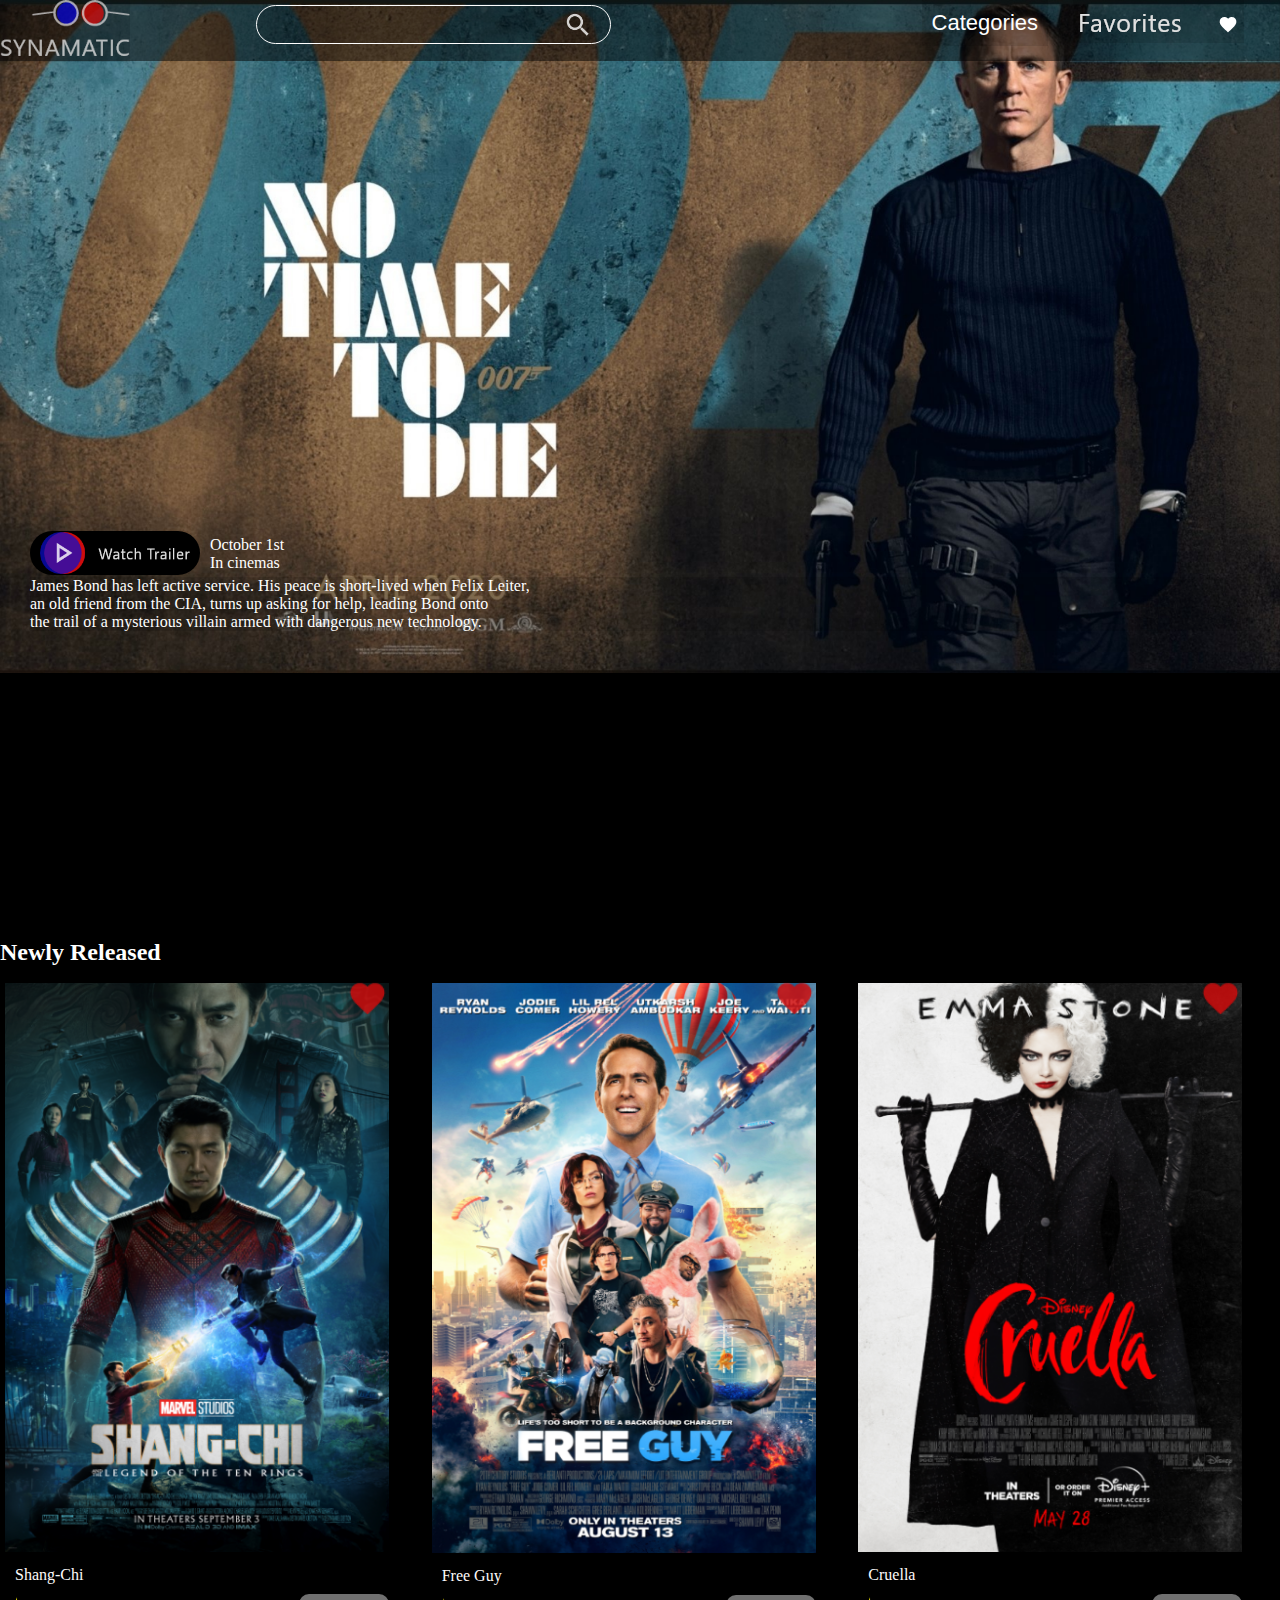
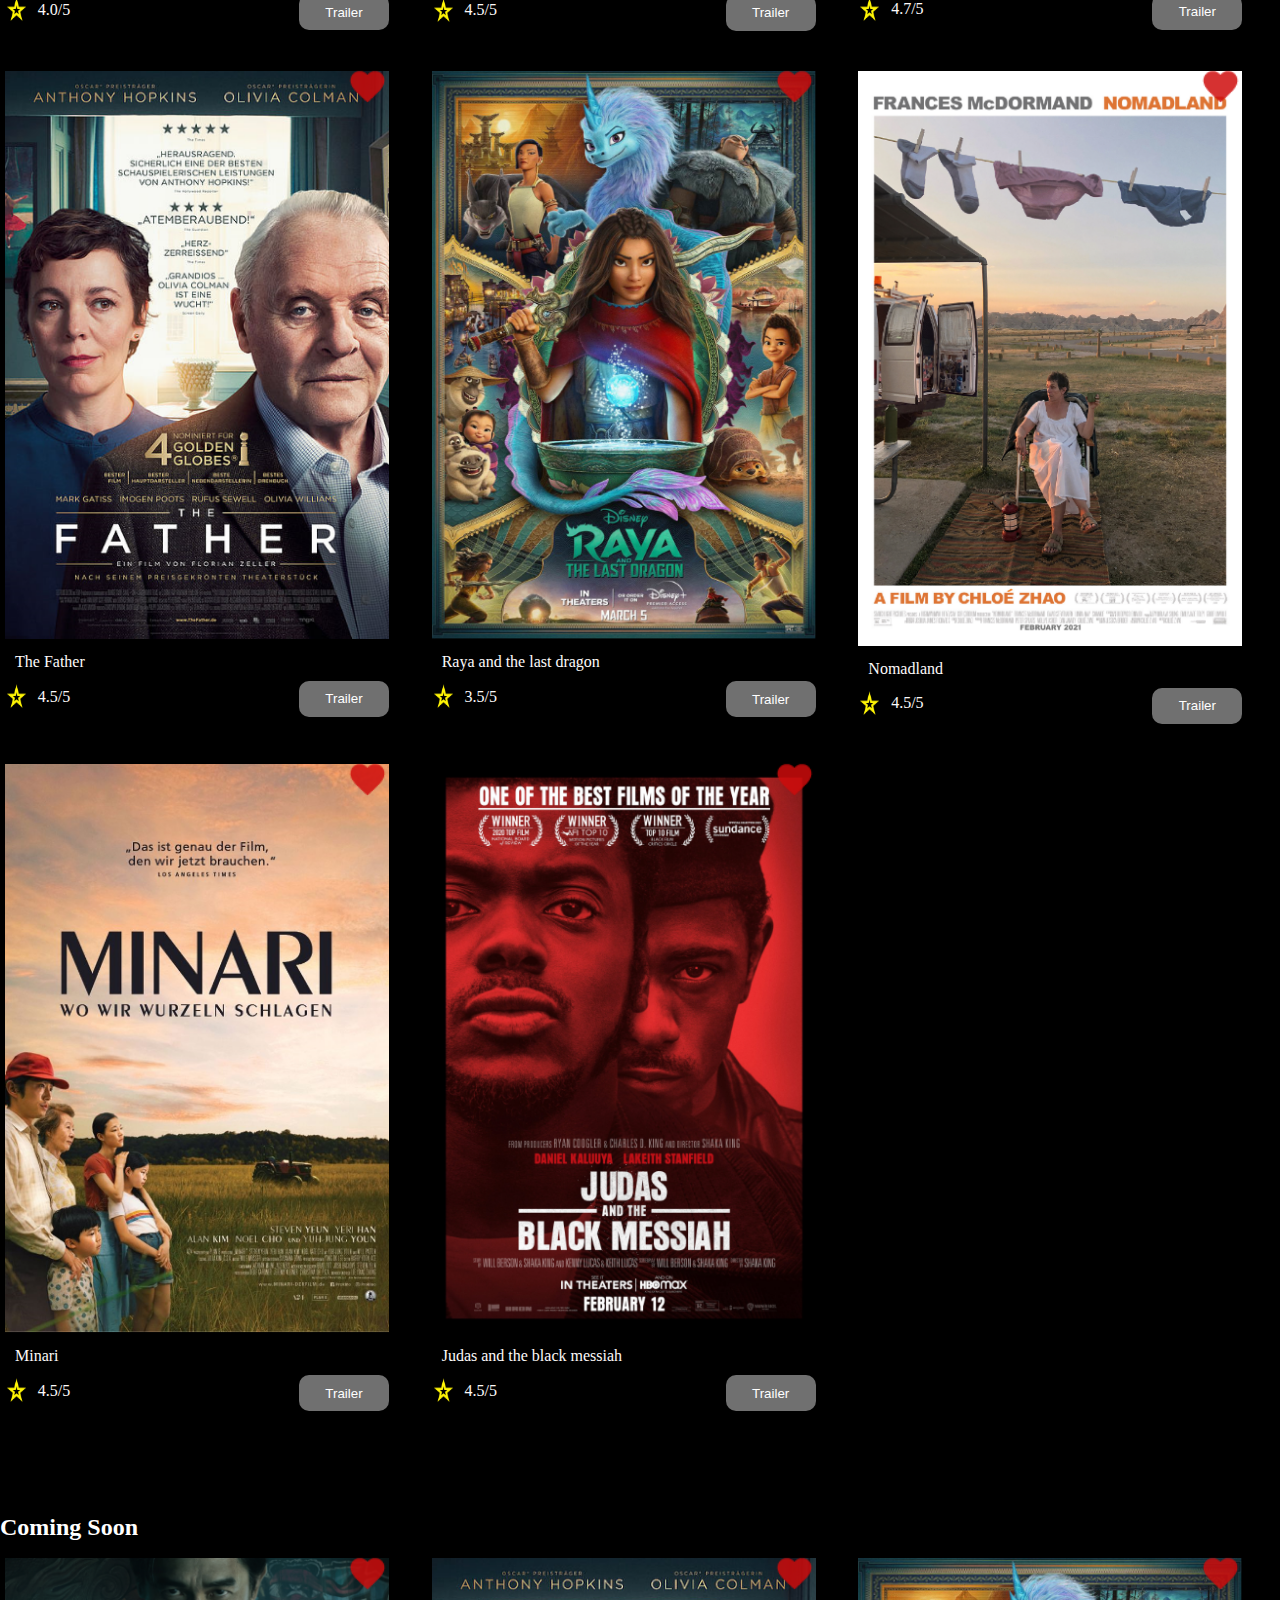
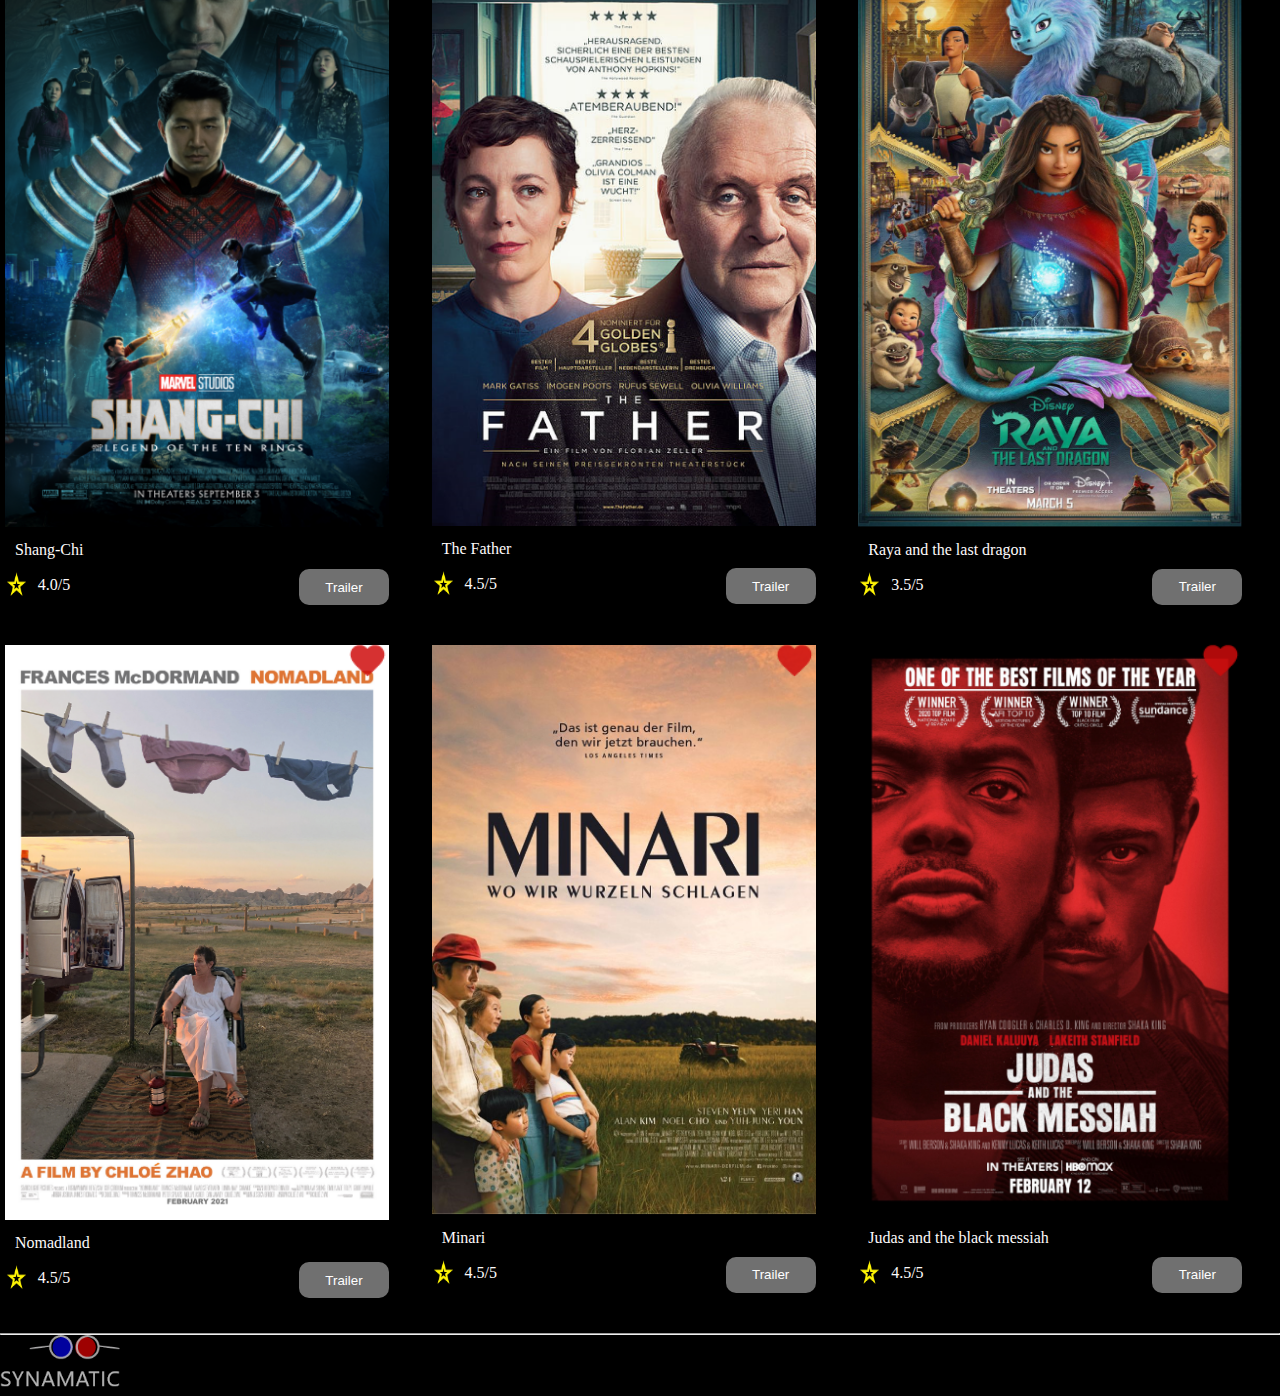
<file: html/index.html>
<!DOCTYPE html>
<html lang="en">

<head>
    <meta charset="UTF-8">
    <meta http-equiv="X-UA-Compatible" content="IE=edge">
    <link rel="stylesheet" href="style.css">
    <meta name="viewport" content="width=device-width, initial-scale=1.0">
    <title>Home-Page</title>
</head>

<body>
    <header>
        <nav>
            <div class="header">
                <img class="dots" src="./images/3dots.png" alt="">
                <img class='Logo' src="./images/Logo.png" alt="Logo">
                <input class='searchBar' type="text">
                <img class='search-icon' src="/images/search-icon.png" alt="search-icon">

                <button class="category">Categories</button>
                <img class='favorites-logo' src="./images/favorites-logo.png" alt="favorites-logo">
            </div>
        </nav>
    </header>
    <img class='background-image' src="./images/background.png" alt="background-image">
    <img class='mobile-background' src="./images/mobile-background.png" alt="background-image">



    <img class='Watch-trailer' src="./images/Watch-trailer.png" alt="Watch-trailer">
    <p class='date'>October 1st <br>
        In cinemas </p>
    <p class='James-bond'>James Bond has left active service. His peace is short-lived when Felix Leiter, <br>
        an old friend from the CIA, turns up asking for help, leading Bond onto <br>
        the trail of a mysterious villain armed with dangerous new technology.
    </p>

    <h2 class='new'>Newly Released</h2>
    <div class="images">
        <ul class=“menu”>
            <li class="option">
                <img class="images-size" src="./images/movie1.png" alt="“”" />
                <p class="heading">Shang-Chi</p>
                <img class="heart" src="./images/favorite-heart.png" alt="">

                <div class="last">
                    <img class="star" src='./images//ratings-star.png' alt="">
                    <p class="rating">4.0/5</p>
                    <button class="btn">Trailer</span></button>
                </div>
            </li>

            <li class="option">
                <img class="images-size" src="./images/movie2.png" alt="“”" />
                <p class="heading">Free Guy</p>
                <img class="heart" src="./images/favorite-heart.png" alt="">

                <div class="last">
                    <img class="star" src='./images//ratings-star.png' alt="">
                    <p class="rating">4.5/5</p>
                    <button class="btn">Trailer</span></button>
                </div>
            </li>

            <li class="option">
                <img class="images-size" src="./images/movie3.png" alt="“”" />
                <p class="heading">Cruella</p>
                <img class="heart" src="./images/favorite-heart.png" alt="">

                <div class="last">
                    <img class="star" src='./images//ratings-star.png' alt="">
                    <p class="rating">4.7/5</p>
                    <button class="btn">Trailer</span></button>
                </div>
            </li>


            <li class="option">
                <img class="images-size" src="./images/movie4.png" alt="“”" />
                <p class="heading">The Father</p>
                <img class="heart" src="./images/favorite-heart.png" alt="">

                <div class="last">
                    <img class="star" src='./images//ratings-star.png' alt="">
                    <p class="rating">4.5/5</p>
                    <button class="btn">Trailer</span></button>
                </div>
            </li>

            <li class="option">
                <img class="images-size" src="./images/movie5.png" alt="“”" />
                <p class="heading">Raya and the last dragon</p>
                <img class="heart" src="./images/favorite-heart.png" alt="">

                <div class="last">
                    <img class="star" src='./images//ratings-star.png' alt="">
                    <p class="rating">3.5/5</p>
                    <button class="btn">Trailer</span></button>
                </div>
            </li>

            <li class="option">
                <img class="images-size" src="./images/movie6.png" alt="“”" />
                <p class="heading">Nomadland</p>
                <img class="heart" src="./images/favorite-heart.png" alt="">

                <div class="last">
                    <img class="star" src='./images//ratings-star.png' alt="">
                    <p class="rating">4.5/5</p>
                    <button class="btn">Trailer</span></button>
                </div>
            </li>

            <li class="option">
                <img class="images-size" src="./images/movie7.png" alt="“”" />
                <p class="heading">Minari</p>
                <img class="heart" src="./images/favorite-heart.png" alt="">

                <div class="last">
                    <img class="star" src='./images//ratings-star.png' alt="">
                    <p class="rating">4.5/5</p>
                    <button class="btn">Trailer</span></button>
                </div>
            </li>
            <li class="option">
                <img class="images-size" src="./images/movie8.png" alt="“”" />
                <p class="heading">Judas and the black messiah</p>
                <img class="heart" src="./images/favorite-heart.png" alt="">

                <div class="last">
                    <img class="star" src='./images//ratings-star.png' alt="">
                    <p class="rating">4.5/5</p>
                    <button class="btn">Trailer</span></button>
                </div>
            </li>
        </ul>
    </div>

    <h2 class='new'>Coming Soon</h2>

    <div class="images">
        <ul class=“menu”>
            <li class="option">
                <img class="images-size" src="./images/movie1.png" alt="“”" />
                <p class="heading">Shang-Chi</p>
                <img class="heart" src="./images/favorite-heart.png" alt="">

                <div class="last">
                    <img class="star" src='./images//ratings-star.png' alt="">
                    <p class="rating">4.0/5</p>
                    <button class="btn">Trailer</span></button>
                </div>
            </li>

            <li class="option">
                <img class="images-size" src="./images/movie4.png" alt="“”" />
                <p class="heading">The Father</p>
                <img class="heart" src="./images/favorite-heart.png" alt="">

                <div class="last">
                    <img class="star" src='./images//ratings-star.png' alt="">
                    <p class="rating">4.5/5</p>
                    <button class="btn">Trailer</span></button>
                </div>
            </li>

            <li class="option">
                <img class="images-size" src="./images/movie5.png" alt="“”" />
                <p class="heading">Raya and the last dragon</p>
                <img class="heart" src="./images/favorite-heart.png" alt="">

                <div class="last">
                    <img class="star" src='./images//ratings-star.png' alt="">
                    <p class="rating">3.5/5</p>
                    <button class="btn">Trailer</span></button>
                </div>
            </li>

            <li class="option">
                <img class="images-size" src="./images/movie6.png" alt="“”" />
                <p class="heading">Nomadland</p>
                <img class="heart" src="./images/favorite-heart.png" alt="">

                <div class="last">
                    <img class="star" src='./images//ratings-star.png' alt="">
                    <p class="rating">4.5/5</p>
                    <button class="btn">Trailer</span></button>
                </div>
            </li>

            <li class="option">
                <img class="images-size" src="./images/movie7.png" alt="“”" />
                <p class="heading">Minari</p>
                <img class="heart" src="./images/favorite-heart.png" alt="">

                <div class="last">
                    <img class="star" src='./images//ratings-star.png' alt="">
                    <p class="rating">4.5/5</p>
                    <button class="btn">Trailer</span></button>
                </div>
            </li>
            <li class="option">
                <img class="images-size" src="./images/movie8.png" alt="“”" />
                <p class="heading">Judas and the black messiah</p>
                <img class="heart" src="./images/favorite-heart.png" alt="">

                <div class="last">
                    <img class="star" src='./images//ratings-star.png' alt="">
                    <p class="rating">4.5/5</p>
                    <button class="btn">Trailer</span></button>
                </div>
            </li>
        </ul>
    </div>
    <hr>
    <footer>
        <img class="footerLogo" src="./images/Logo.png" alt="">
    </footer>
</body>

</html>
</file>
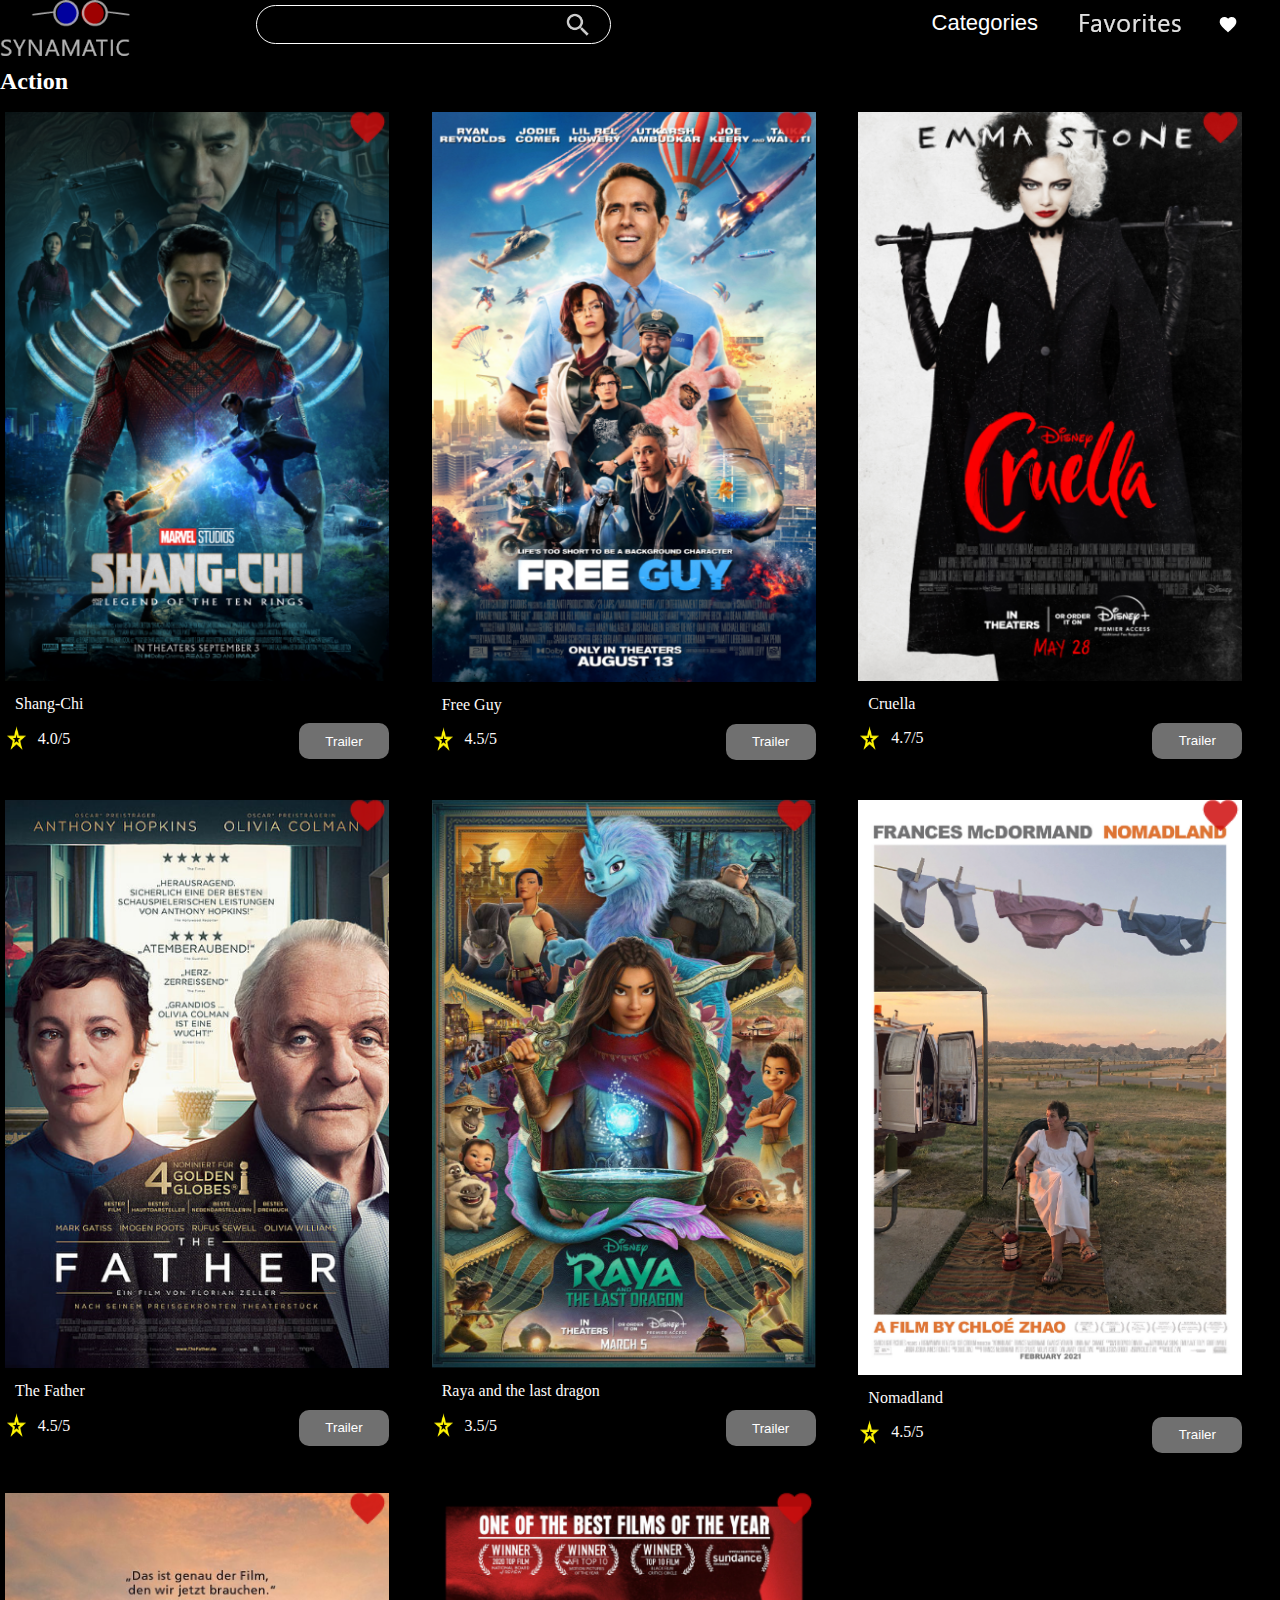
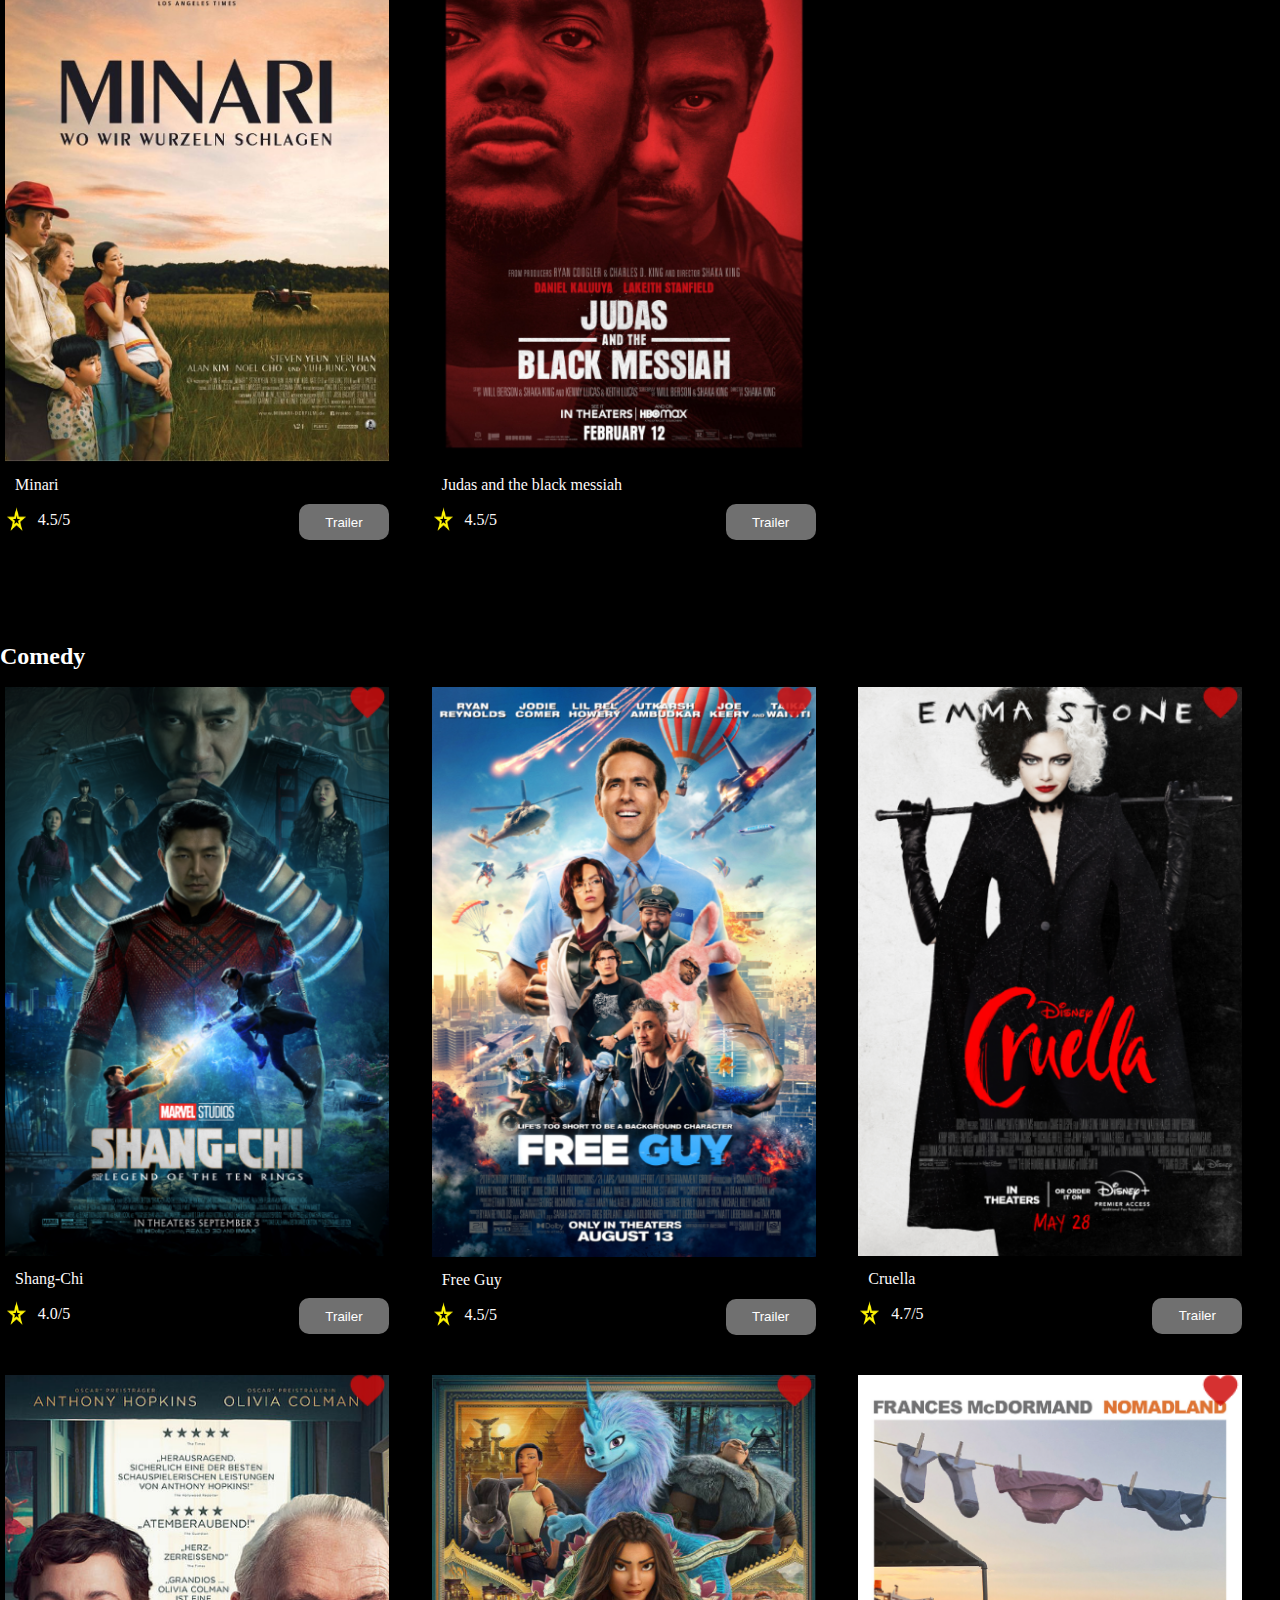
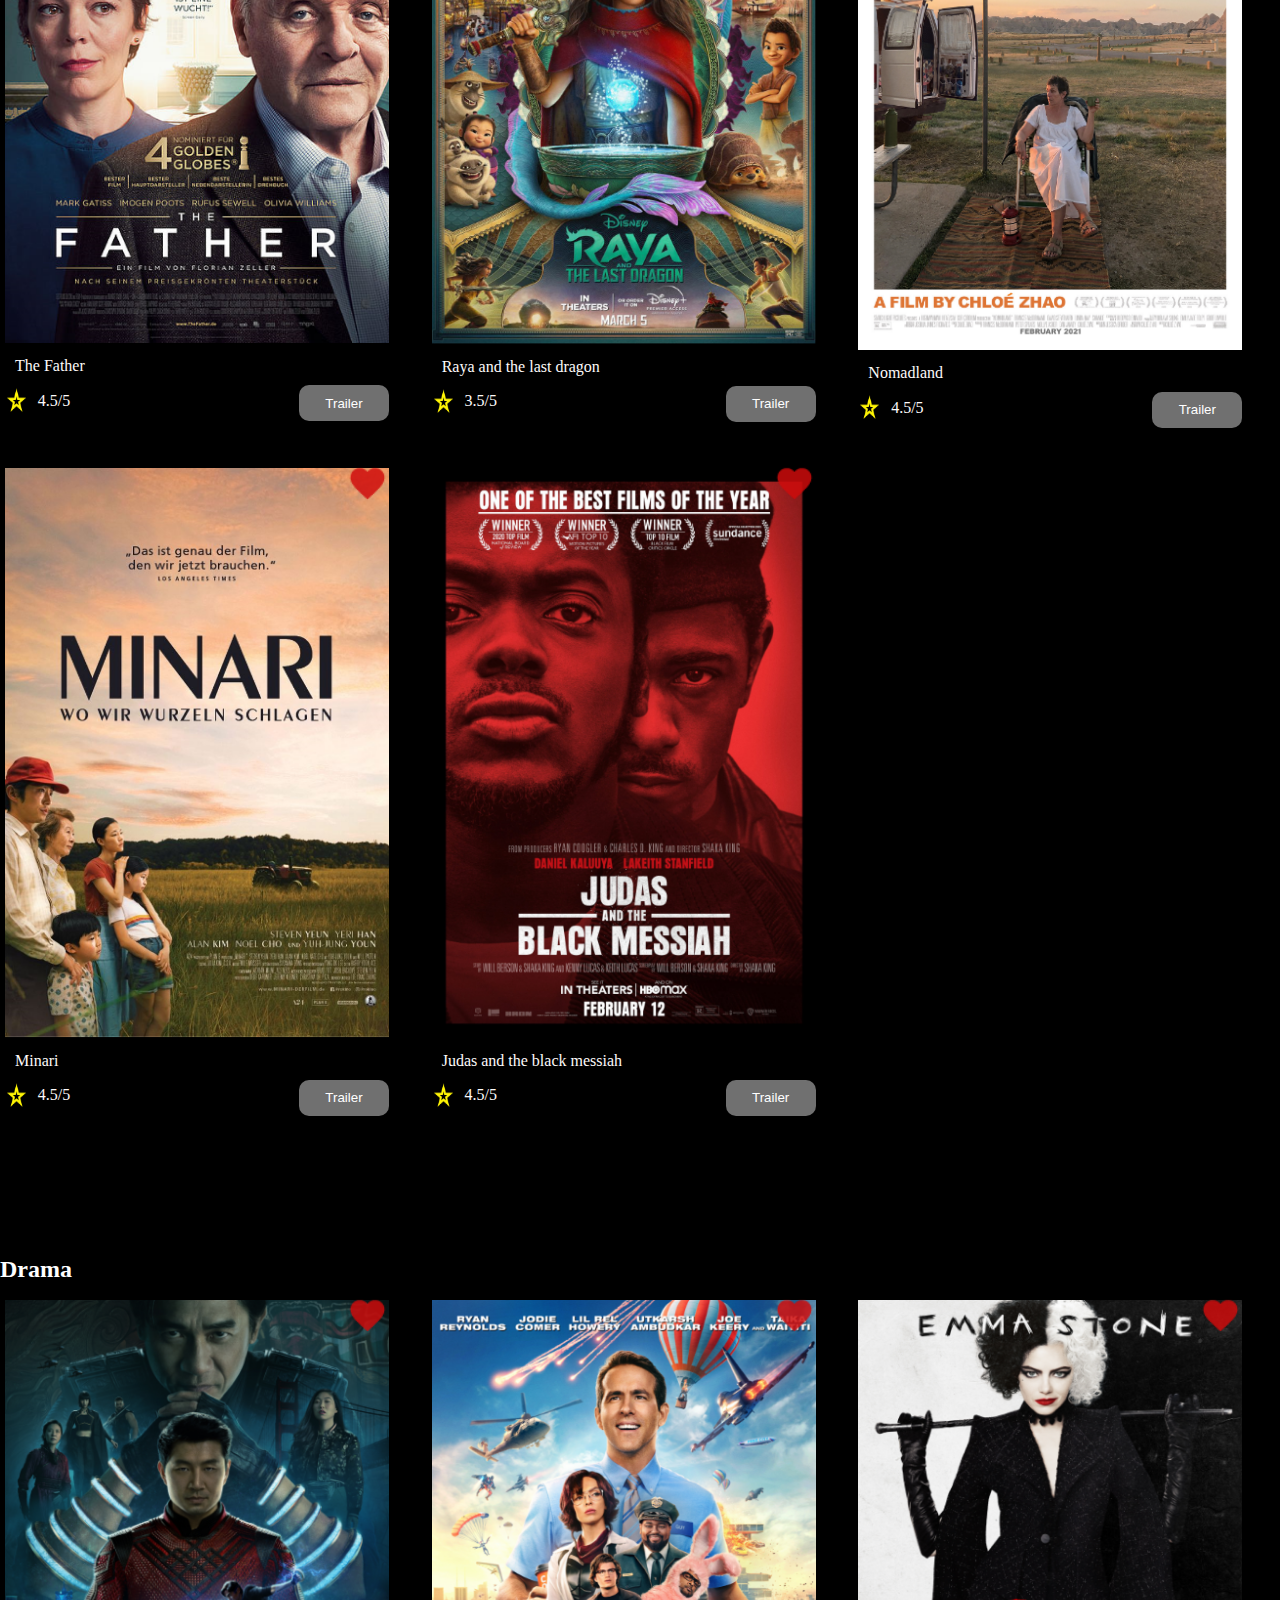
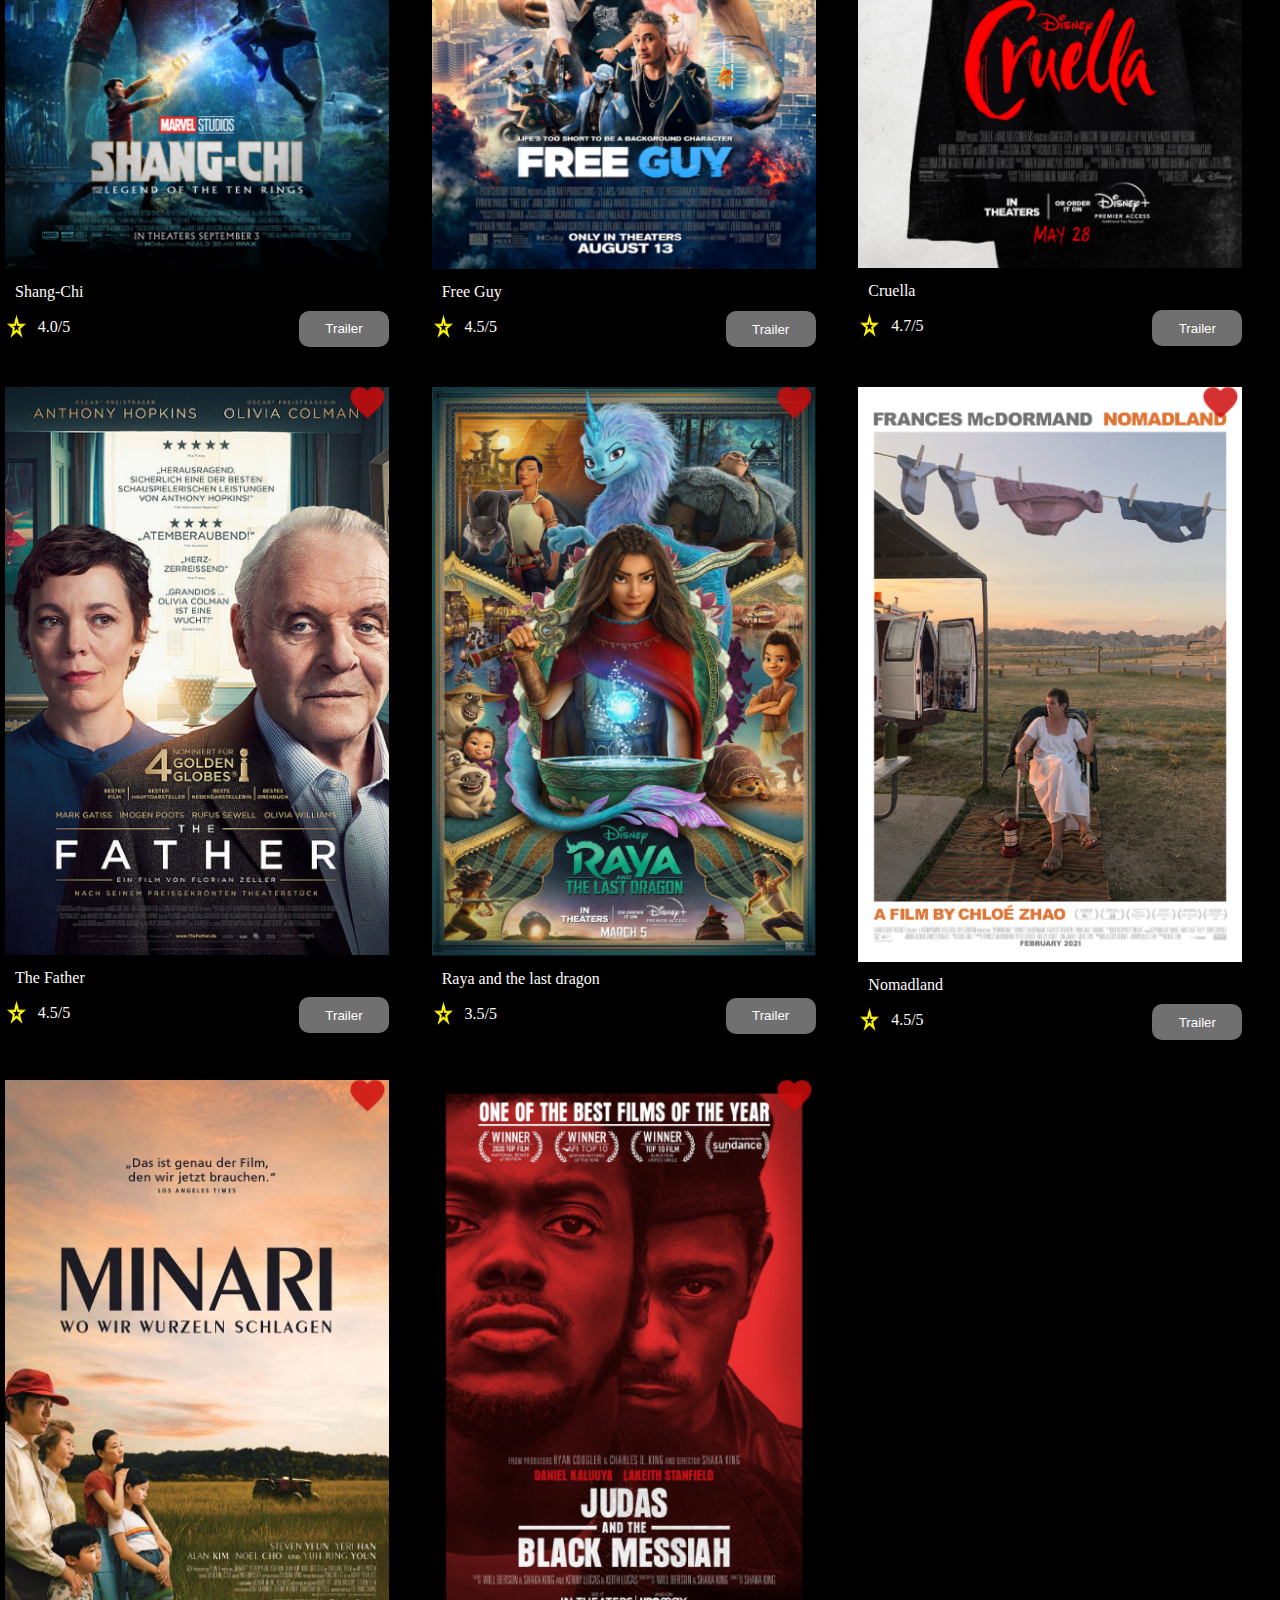
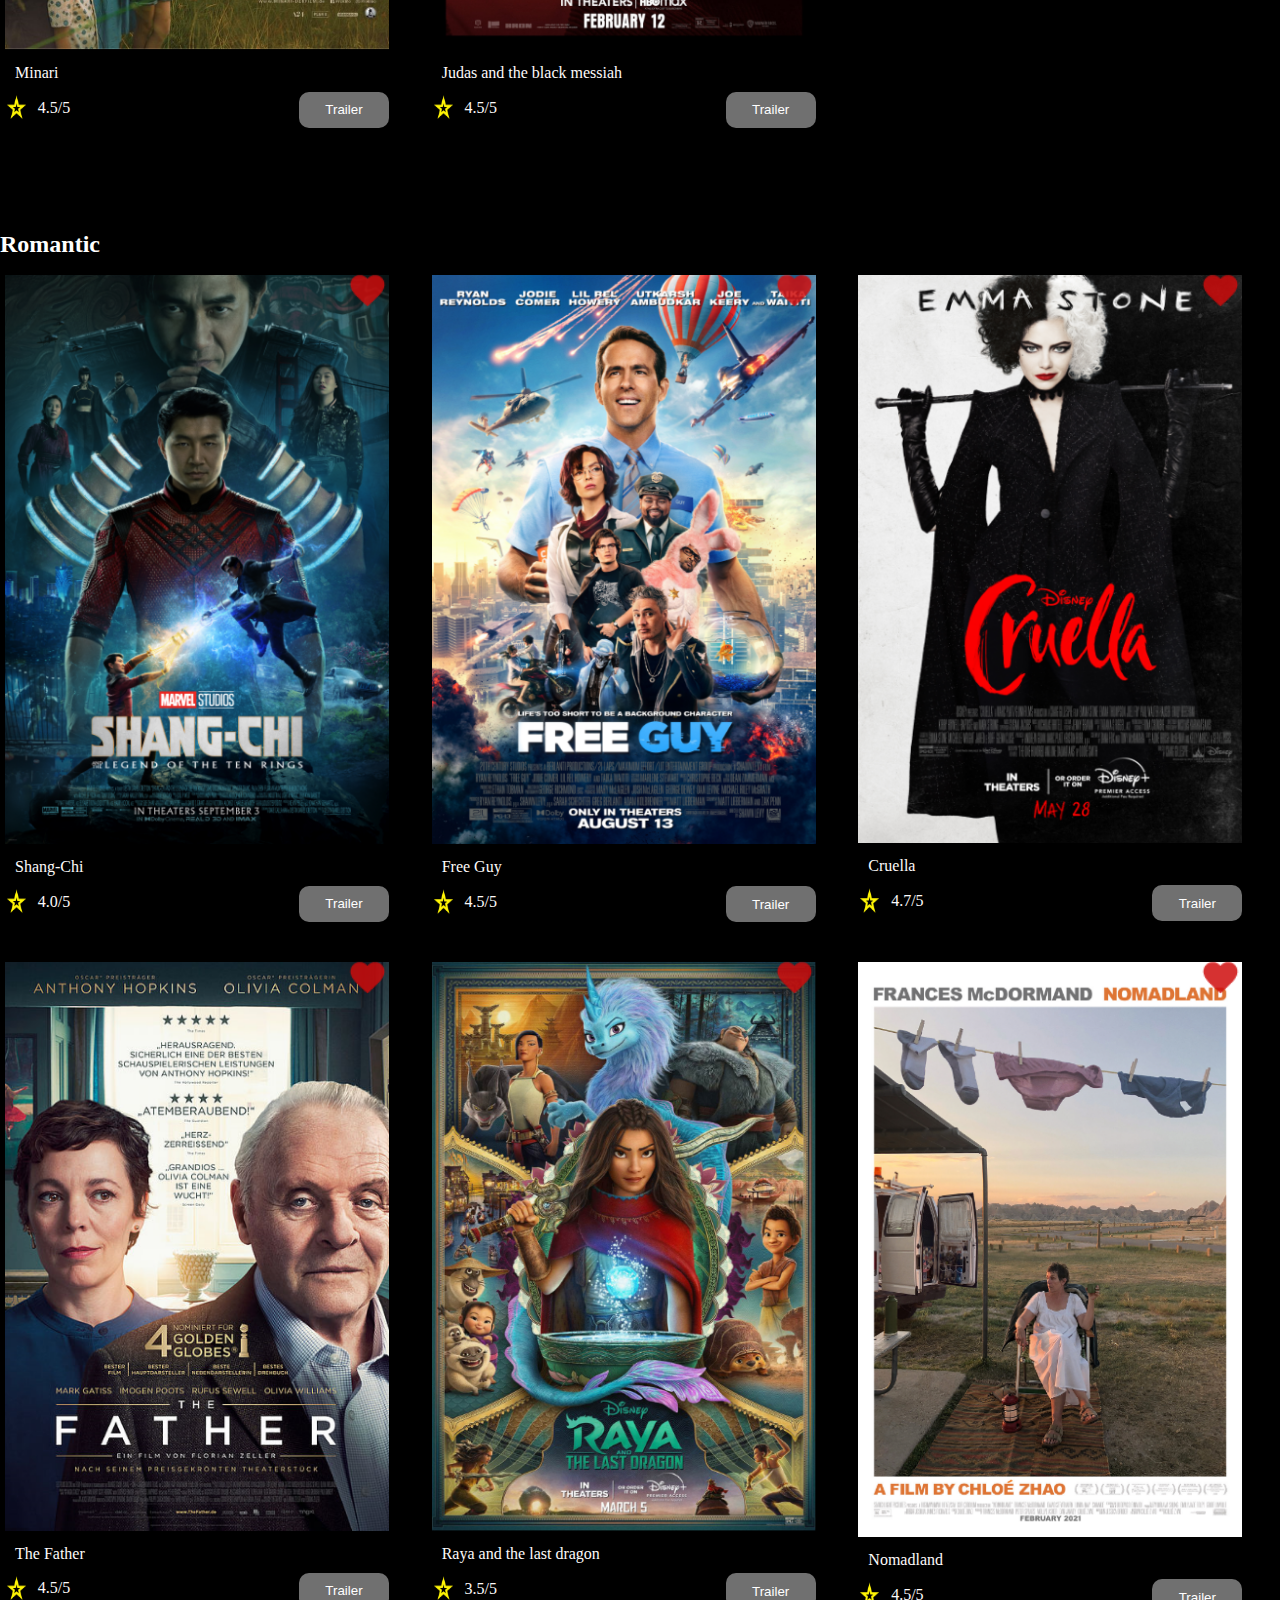
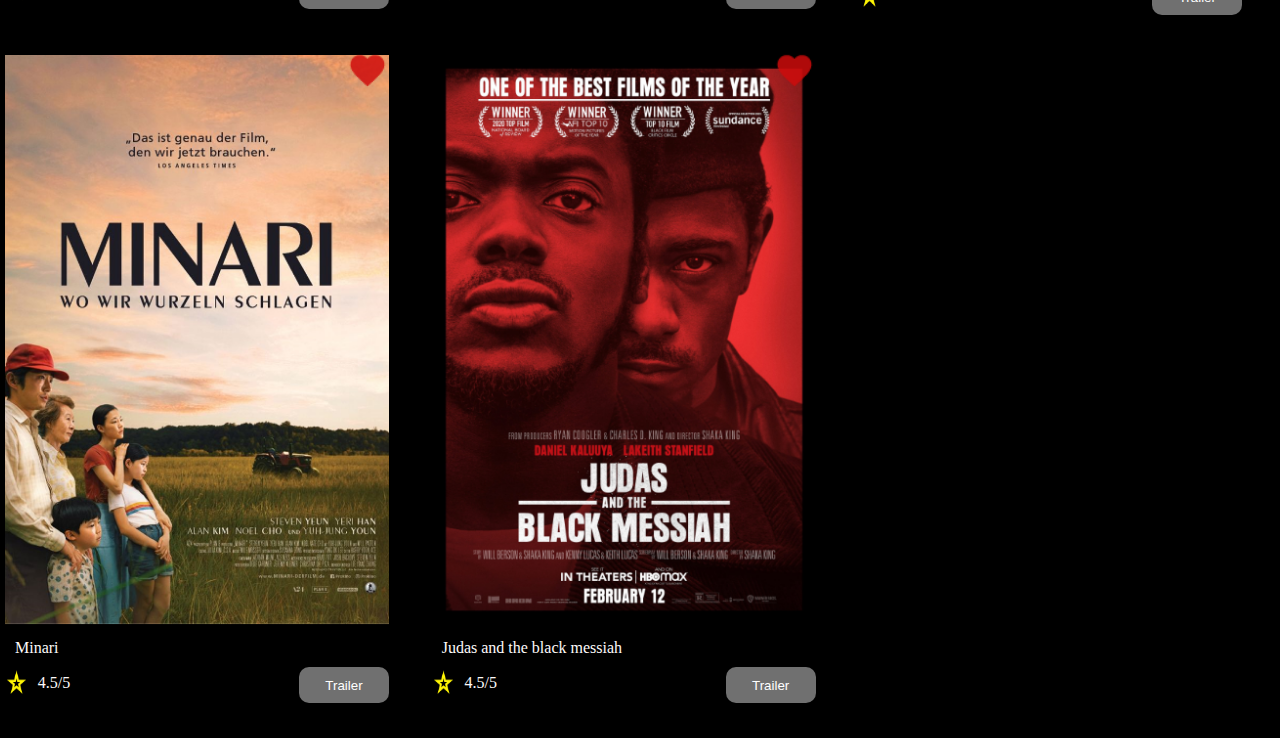
<file: html/categories.html>
<!DOCTYPE html>
<html lang="en">

<head>
    <meta charset="UTF-8">
    <meta http-equiv="X-UA-Compatible" content="IE=edge">
    <meta name="viewport" content="width=device-width, initial-scale=1.0">
    <link rel="stylesheet" href="style.css">
    <title>Categories</title>



</head>

<body>
    <header class='Categories'>
        <nav>
            <div class="header">
                <img class='Logo' src="./images/Logo.png" alt="Logo">
                <input class='searchBar' type="text">
                <img class='search-icon' src="/images/search-icon.png" alt="search-icon">

                <button class="category">Categories</button>
                <img class='favorites-logo' src="./images/favorites-logo.png" alt="favorites-logo">
            </div>
        </nav>
    </header>
    <section>
        <h2 class='new'>Action</h2>
        <div class="images">
            <ul class=“menu”>
                <li class="option">
                    <img class="images-size" src="./images/movie1.png" alt="“”" />
                    <p class="heading">Shang-Chi</p>
                    <img class="heart" src="./images/favorite-heart.png" alt="">

                    <div class="last">
                        <img class="star" src='./images//ratings-star.png' alt="">
                        <p class="rating">4.0/5</p>
                        <button class="btn">Trailer</span></button>
                    </div>
                </li>

                <li class="option">
                    <img class="images-size" src="./images/movie2.png" alt="“”" />
                    <p class="heading">Free Guy</p>
                    <img class="heart" src="./images/favorite-heart.png" alt="">

                    <div class="last">
                        <img class="star" src='./images//ratings-star.png' alt="">
                        <p class="rating">4.5/5</p>
                        <button class="btn">Trailer</span></button>
                    </div>
                </li>

                <li class="option">
                    <img class="images-size" src="./images/movie3.png" alt="“”" />
                    <p class="heading">Cruella</p>
                    <img class="heart" src="./images/favorite-heart.png" alt="">

                    <div class="last">
                        <img class="star" src='./images//ratings-star.png' alt="">
                        <p class="rating">4.7/5</p>
                        <button class="btn">Trailer</span></button>
                    </div>
                </li>


                <li class="option">
                    <img class="images-size" src="./images/movie4.png" alt="“”" />
                    <p class="heading">The Father</p>
                    <img class="heart" src="./images/favorite-heart.png" alt="">

                    <div class="last">
                        <img class="star" src='./images//ratings-star.png' alt="">
                        <p class="rating">4.5/5</p>
                        <button class="btn">Trailer</span></button>
                    </div>
                </li>

                <li class="option">
                    <img class="images-size" src="./images/movie5.png" alt="“”" />
                    <p class="heading">Raya and the last dragon</p>
                    <img class="heart" src="./images/favorite-heart.png" alt="">

                    <div class="last">
                        <img class="star" src='./images//ratings-star.png' alt="">
                        <p class="rating">3.5/5</p>
                        <button class="btn">Trailer</span></button>
                    </div>
                </li>

                <li class="option">
                    <img class="images-size" src="./images/movie6.png" alt="“”" />
                    <p class="heading">Nomadland</p>
                    <img class="heart" src="./images/favorite-heart.png" alt="">

                    <div class="last">
                        <img class="star" src='./images//ratings-star.png' alt="">
                        <p class="rating">4.5/5</p>
                        <button class="btn">Trailer</span></button>
                    </div>
                </li>

                <li class="option">
                    <img class="images-size" src="./images/movie7.png" alt="“”" />
                    <p class="heading">Minari</p>
                    <img class="heart" src="./images/favorite-heart.png" alt="">

                    <div class="last">
                        <img class="star" src='./images//ratings-star.png' alt="">
                        <p class="rating">4.5/5</p>
                        <button class="btn">Trailer</span></button>
                    </div>
                </li>
                <li class="option">
                    <img class="images-size" src="./images/movie8.png" alt="“”" />
                    <p class="heading">Judas and the black messiah</p>
                    <img class="heart" src="./images/favorite-heart.png" alt="">

                    <div class="last">
                        <img class="star" src='./images//ratings-star.png' alt="">
                        <p class="rating">4.5/5</p>
                        <button class="btn">Trailer</span></button>
                    </div>
                </li>
            </ul>
        </div>
        <div>



            <h2 class='new'>Comedy</h2>
            <div class="images">
                <ul class=“menu”>
                    <li class="option">
                        <img class="images-size" src="./images/movie1.png" alt="“”" />
                        <p class="heading">Shang-Chi</p>
                        <img class="heart" src="./images/favorite-heart.png" alt="">

                        <div class="last">
                            <img class="star" src='./images//ratings-star.png' alt="">
                            <p class="rating">4.0/5</p>
                            <button class="btn">Trailer</span></button>
                        </div>
                    </li>

                    <li class="option">
                        <img class="images-size" src="./images/movie2.png" alt="“”" />
                        <p class="heading">Free Guy</p>
                        <img class="heart" src="./images/favorite-heart.png" alt="">

                        <div class="last">
                            <img class="star" src='./images//ratings-star.png' alt="">
                            <p class="rating">4.5/5</p>
                            <button class="btn">Trailer</span></button>
                        </div>
                    </li>

                    <li class="option">
                        <img class="images-size" src="./images/movie3.png" alt="“”" />
                        <p class="heading">Cruella</p>
                        <img class="heart" src="./images/favorite-heart.png" alt="">

                        <div class="last">
                            <img class="star" src='./images//ratings-star.png' alt="">
                            <p class="rating">4.7/5</p>
                            <button class="btn">Trailer</span></button>
                        </div>
                    </li>


                    <li class="option">
                        <img class="images-size" src="./images/movie4.png" alt="“”" />
                        <p class="heading">The Father</p>
                        <img class="heart" src="./images/favorite-heart.png" alt="">

                        <div class="last">
                            <img class="star" src='./images//ratings-star.png' alt="">
                            <p class="rating">4.5/5</p>
                            <button class="btn">Trailer</span></button>
                        </div>
                    </li>

                    <li class="option">
                        <img class="images-size" src="./images/movie5.png" alt="“”" />
                        <p class="heading">Raya and the last dragon</p>
                        <img class="heart" src="./images/favorite-heart.png" alt="">

                        <div class="last">
                            <img class="star" src='./images//ratings-star.png' alt="">
                            <p class="rating">3.5/5</p>
                            <button class="btn">Trailer</span></button>
                        </div>
                    </li>

                    <li class="option">
                        <img class="images-size" src="./images/movie6.png" alt="“”" />
                        <p class="heading">Nomadland</p>
                        <img class="heart" src="./images/favorite-heart.png" alt="">

                        <div class="last">
                            <img class="star" src='./images//ratings-star.png' alt="">
                            <p class="rating">4.5/5</p>
                            <button class="btn">Trailer</span></button>
                        </div>
                    </li>

                    <li class="option">
                        <img class="images-size" src="./images/movie7.png" alt="“”" />
                        <p class="heading">Minari</p>
                        <img class="heart" src="./images/favorite-heart.png" alt="">

                        <div class="last">
                            <img class="star" src='./images//ratings-star.png' alt="">
                            <p class="rating">4.5/5</p>
                            <button class="btn">Trailer</span></button>
                        </div>
                    </li>
                    <li class="option">
                        <img class="images-size" src="./images/movie8.png" alt="“”" />
                        <p class="heading">Judas and the black messiah</p>
                        <img class="heart" src="./images/favorite-heart.png" alt="">

                        <div class="last">
                            <img class="star" src='./images//ratings-star.png' alt="">
                            <p class="rating">4.5/5</p>
                            <button class="btn">Trailer</span></button>
                        </div>
                    </li>
                </ul>
            </div>
            <div>


                <h1>Action</h1>
                <div>

                    <h2 class='new'>Drama</h2>
                    <div class="images">
                        <ul class=“menu”>
                            <li class="option">
                                <img class="images-size" src="./images/movie1.png" alt="“”" />
                                <p class="heading">Shang-Chi</p>
                                <img class="heart" src="./images/favorite-heart.png" alt="">

                                <div class="last">
                                    <img class="star" src='./images//ratings-star.png' alt="">
                                    <p class="rating">4.0/5</p>
                                    <button class="btn">Trailer</span></button>
                                </div>
                            </li>

                            <li class="option">
                                <img class="images-size" src="./images/movie2.png" alt="“”" />
                                <p class="heading">Free Guy</p>
                                <img class="heart" src="./images/favorite-heart.png" alt="">

                                <div class="last">
                                    <img class="star" src='./images//ratings-star.png' alt="">
                                    <p class="rating">4.5/5</p>
                                    <button class="btn">Trailer</span></button>
                                </div>
                            </li>

                            <li class="option">
                                <img class="images-size" src="./images/movie3.png" alt="“”" />
                                <p class="heading">Cruella</p>
                                <img class="heart" src="./images/favorite-heart.png" alt="">

                                <div class="last">
                                    <img class="star" src='./images//ratings-star.png' alt="">
                                    <p class="rating">4.7/5</p>
                                    <button class="btn">Trailer</span></button>
                                </div>
                            </li>


                            <li class="option">
                                <img class="images-size" src="./images/movie4.png" alt="“”" />
                                <p class="heading">The Father</p>
                                <img class="heart" src="./images/favorite-heart.png" alt="">

                                <div class="last">
                                    <img class="star" src='./images//ratings-star.png' alt="">
                                    <p class="rating">4.5/5</p>
                                    <button class="btn">Trailer</span></button>
                                </div>
                            </li>

                            <li class="option">
                                <img class="images-size" src="./images/movie5.png" alt="“”" />
                                <p class="heading">Raya and the last dragon</p>
                                <img class="heart" src="./images/favorite-heart.png" alt="">

                                <div class="last">
                                    <img class="star" src='./images//ratings-star.png' alt="">
                                    <p class="rating">3.5/5</p>
                                    <button class="btn">Trailer</span></button>
                                </div>
                            </li>

                            <li class="option">
                                <img class="images-size" src="./images/movie6.png" alt="“”" />
                                <p class="heading">Nomadland</p>
                                <img class="heart" src="./images/favorite-heart.png" alt="">

                                <div class="last">
                                    <img class="star" src='./images//ratings-star.png' alt="">
                                    <p class="rating">4.5/5</p>
                                    <button class="btn">Trailer</span></button>
                                </div>
                            </li>

                            <li class="option">
                                <img class="images-size" src="./images/movie7.png" alt="“”" />
                                <p class="heading">Minari</p>
                                <img class="heart" src="./images/favorite-heart.png" alt="">

                                <div class="last">
                                    <img class="star" src='./images//ratings-star.png' alt="">
                                    <p class="rating">4.5/5</p>
                                    <button class="btn">Trailer</span></button>
                                </div>
                            </li>
                            <li class="option">
                                <img class="images-size" src="./images/movie8.png" alt="“”" />
                                <p class="heading">Judas and the black messiah</p>
                                <img class="heart" src="./images/favorite-heart.png" alt="">

                                <div class="last">
                                    <img class="star" src='./images//ratings-star.png' alt="">
                                    <p class="rating">4.5/5</p>
                                    <button class="btn">Trailer</span></button>
                                </div>
                            </li>
                        </ul>
                    </div>
                    <div>



                        <h2 class='new'>Romantic</h2>
                        <div class="images">
                            <ul class=“menu”>
                                <li class="option">
                                    <img class="images-size" src="./images/movie1.png" alt="“”" />
                                    <p class="heading">Shang-Chi</p>
                                    <img class="heart" src="./images/favorite-heart.png" alt="">

                                    <div class="last">
                                        <img class="star" src='./images//ratings-star.png' alt="">
                                        <p class="rating">4.0/5</p>
                                        <button class="btn">Trailer</span></button>
                                    </div>
                                </li>

                                <li class="option">
                                    <img class="images-size" src="./images/movie2.png" alt="“”" />
                                    <p class="heading">Free Guy</p>
                                    <img class="heart" src="./images/favorite-heart.png" alt="">

                                    <div class="last">
                                        <img class="star" src='./images//ratings-star.png' alt="">
                                        <p class="rating">4.5/5</p>
                                        <button class="btn">Trailer</span></button>
                                    </div>
                                </li>

                                <li class="option">
                                    <img class="images-size" src="./images/movie3.png" alt="“”" />
                                    <p class="heading">Cruella</p>
                                    <img class="heart" src="./images/favorite-heart.png" alt="">

                                    <div class="last">
                                        <img class="star" src='./images//ratings-star.png' alt="">
                                        <p class="rating">4.7/5</p>
                                        <button class="btn">Trailer</span></button>
                                    </div>
                                </li>


                                <li class="option">
                                    <img class="images-size" src="./images/movie4.png" alt="“”" />
                                    <p class="heading">The Father</p>
                                    <img class="heart" src="./images/favorite-heart.png" alt="">

                                    <div class="last">
                                        <img class="star" src='./images//ratings-star.png' alt="">
                                        <p class="rating">4.5/5</p>
                                        <button class="btn">Trailer</span></button>
                                    </div>
                                </li>

                                <li class="option">
                                    <img class="images-size" src="./images/movie5.png" alt="“”" />
                                    <p class="heading">Raya and the last dragon</p>
                                    <img class="heart" src="./images/favorite-heart.png" alt="">

                                    <div class="last">
                                        <img class="star" src='./images//ratings-star.png' alt="">
                                        <p class="rating">3.5/5</p>
                                        <button class="btn">Trailer</span></button>
                                    </div>
                                </li>

                                <li class="option">
                                    <img class="images-size" src="./images/movie6.png" alt="“”" />
                                    <p class="heading">Nomadland</p>
                                    <img class="heart" src="./images/favorite-heart.png" alt="">

                                    <div class="last">
                                        <img class="star" src='./images//ratings-star.png' alt="">
                                        <p class="rating">4.5/5</p>
                                        <button class="btn">Trailer</span></button>
                                    </div>
                                </li>

                                <li class="option">
                                    <img class="images-size" src="./images/movie7.png" alt="“”" />
                                    <p class="heading">Minari</p>
                                    <img class="heart" src="./images/favorite-heart.png" alt="">

                                    <div class="last">
                                        <img class="star" src='./images//ratings-star.png' alt="">
                                        <p class="rating">4.5/5</p>
                                        <button class="btn">Trailer</span></button>
                                    </div>
                                </li>
                                <li class="option">
                                    <img class="images-size" src="./images/movie8.png" alt="“”" />
                                    <p class="heading">Judas and the black messiah</p>
                                    <img class="heart" src="./images/favorite-heart.png" alt="">

                                    <div class="last">
                                        <img class="star" src='./images//ratings-star.png' alt="">
                                        <p class="rating">4.5/5</p>
                                        <button class="btn">Trailer</span></button>
                                    </div>
                                </li>
                            </ul>
                        </div>
                        <div>

    </section>
</body>

</html>
</file>
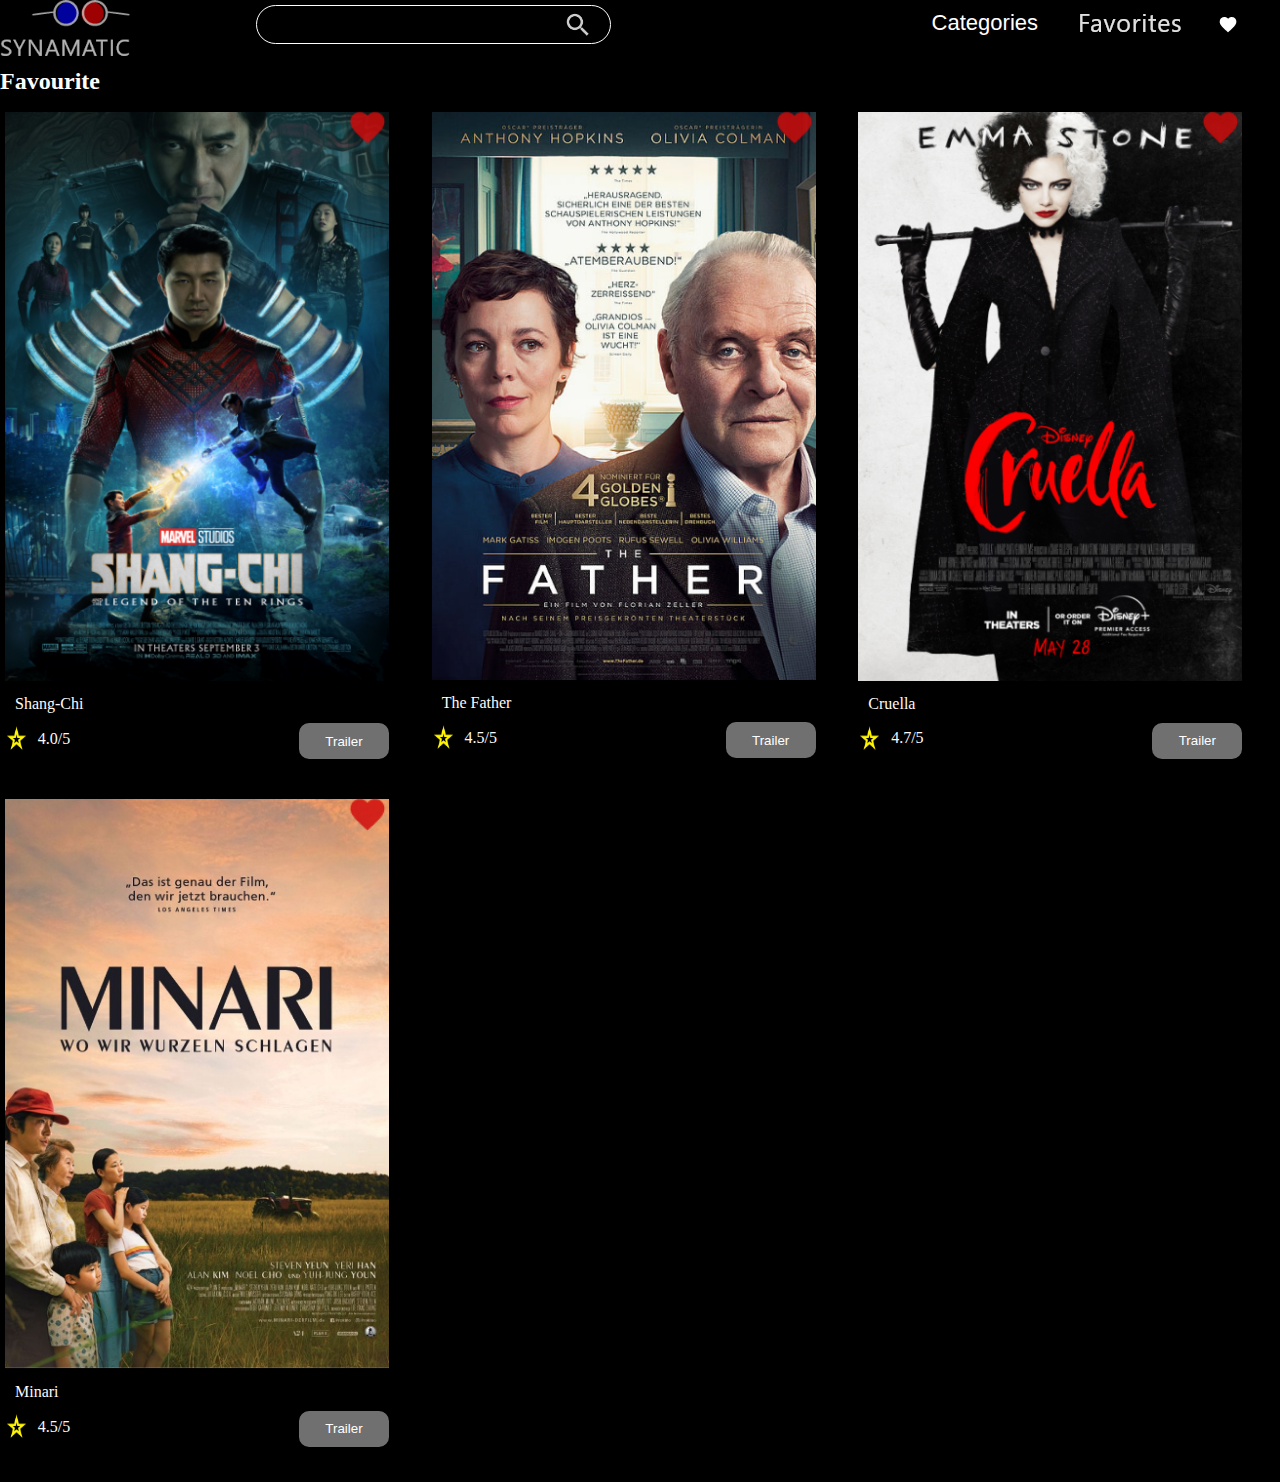
<file: html/favorites.html>
<!DOCTYPE html>
<html lang="en">

<head>
    <meta charset="UTF-8">
    <meta http-equiv="X-UA-Compatible" content="IE=edge">
    <meta name="viewport" content="width=device-width, initial-scale=1.0">
    <link rel="stylesheet" href="style.css">
    <title>favorites</title>
</head>

<header>
    <nav>
        <div class="header">
            <img class='Logo' src="./images/Logo.png" alt="Logo">
            <input class='searchBar' type="text">
            <img class='search-icon' src="/images/search-icon.png" alt="search-icon">

            <button class="category">Categories</button>
            <img class='favorites-logo' src="./images/favorites-logo.png" alt="favorites-logo">
        </div>
    </nav>
</header>


<body>
    <h2 class='new'>Favourite</h2>
    <div class="images">
        <ul class=“menu”>
            <li class="option">
                <img class="images-size" src="./images/movie1.png" alt="“”" />
                <p class="heading">Shang-Chi</p>
                <img class="heart" src="./images/favorite-heart.png" alt="">

                <div class="last">
                    <img class="star" src='./images//ratings-star.png' alt="">
                    <p class="rating">4.0/5</p>
                    <button class="btn">Trailer</span></button>
                </div>
            </li>

            <li class="option">
                <img class="images-size" src="./images/movie4.png" alt="“”" />
                <p class="heading">The Father</p>
                <img class="heart" src="./images/favorite-heart.png" alt="">

                <div class="last">
                    <img class="star" src='./images//ratings-star.png' alt="">
                    <p class="rating">4.5/5</p>
                    <button class="btn">Trailer</span></button>
                </div>
            </li>
            <li class="option">
                <img class="images-size" src="./images/movie3.png" alt="“”" />
                <p class="heading">Cruella</p>
                <img class="heart" src="./images/favorite-heart.png" alt="">

                <div class="last">
                    <img class="star" src='./images//ratings-star.png' alt="">
                    <p class="rating">4.7/5</p>
                    <button class="btn">Trailer</span></button>
                </div>
            </li>
            <li class="option">
                <img class="images-size" src="./images/movie7.png" alt="“”" />
                <p class="heading">Minari</p>
                <img class="heart" src="./images/favorite-heart.png" alt="">

                <div class="last">
                    <img class="star" src='./images//ratings-star.png' alt="">
                    <p class="rating">4.5/5</p>
                    <button class="btn">Trailer</span></button>
                </div>
            </li>
        </ul>
    </div>
</body>

</html>
</file>
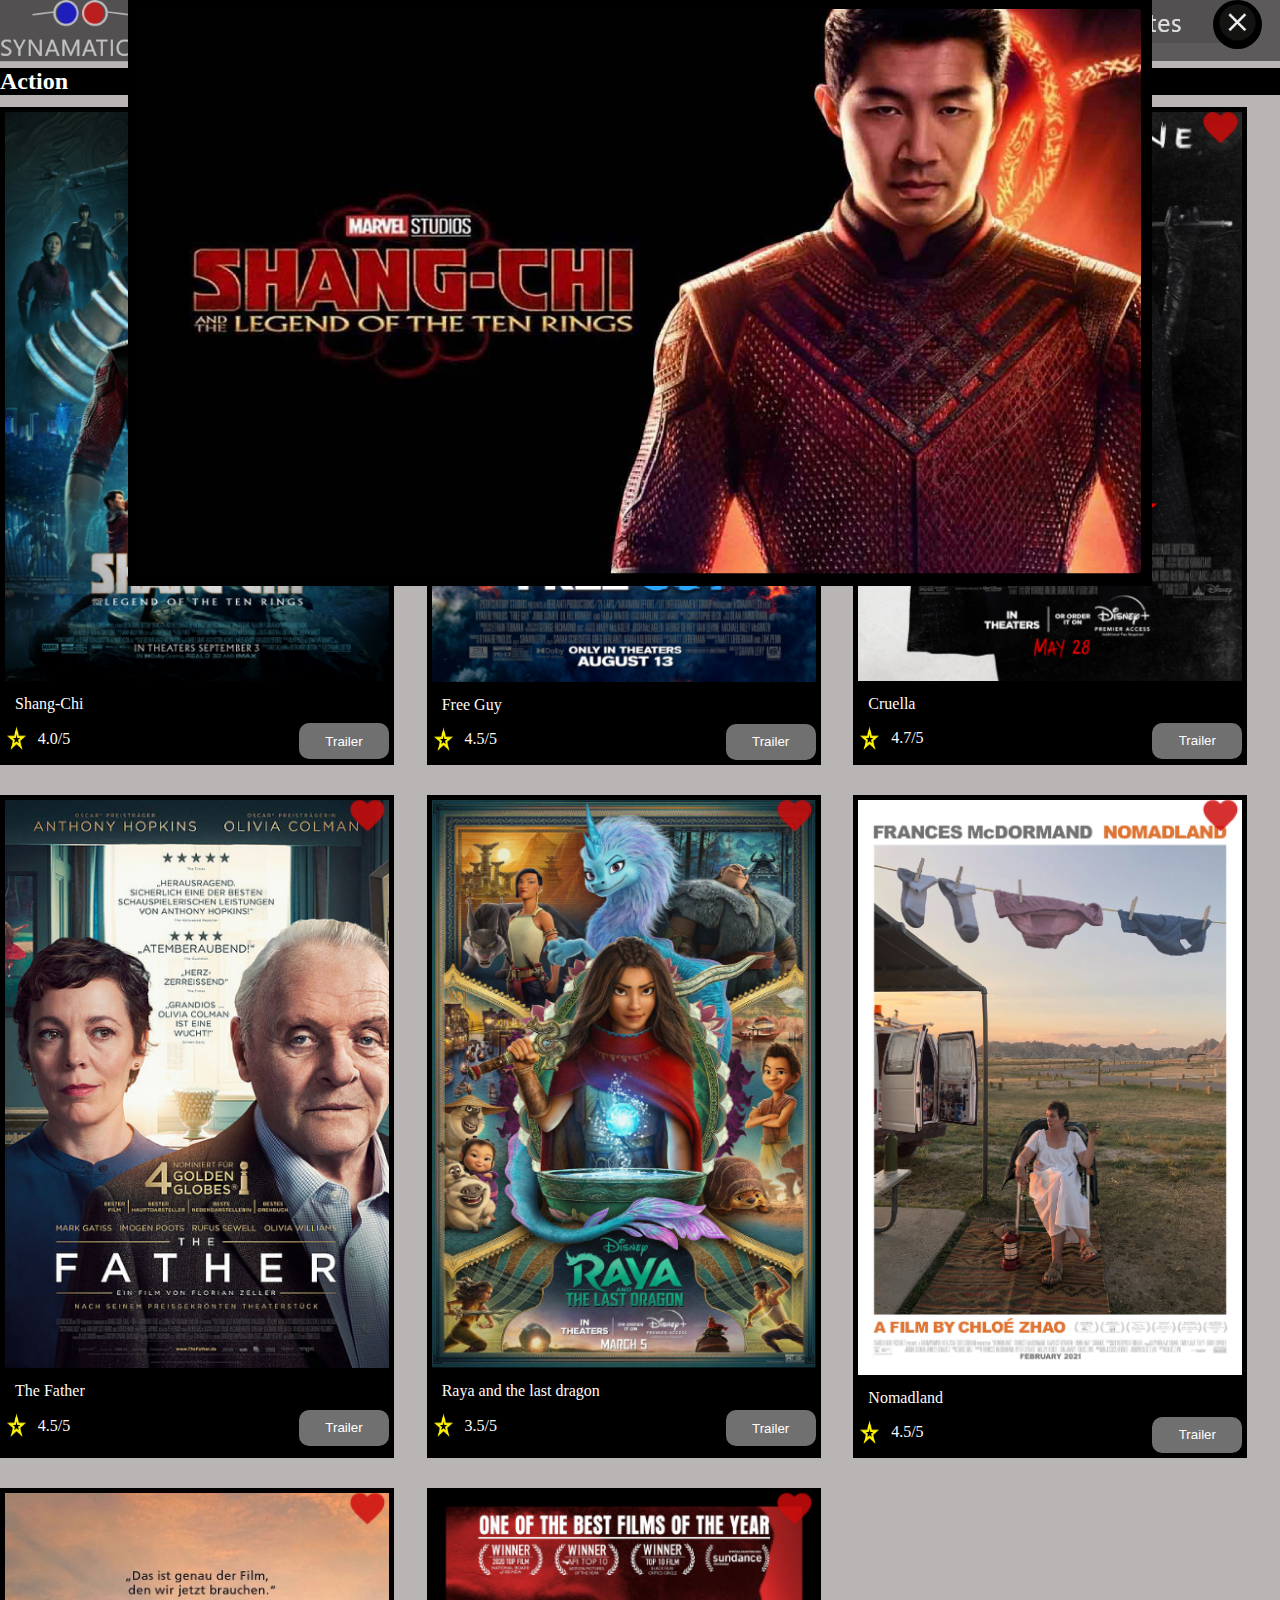
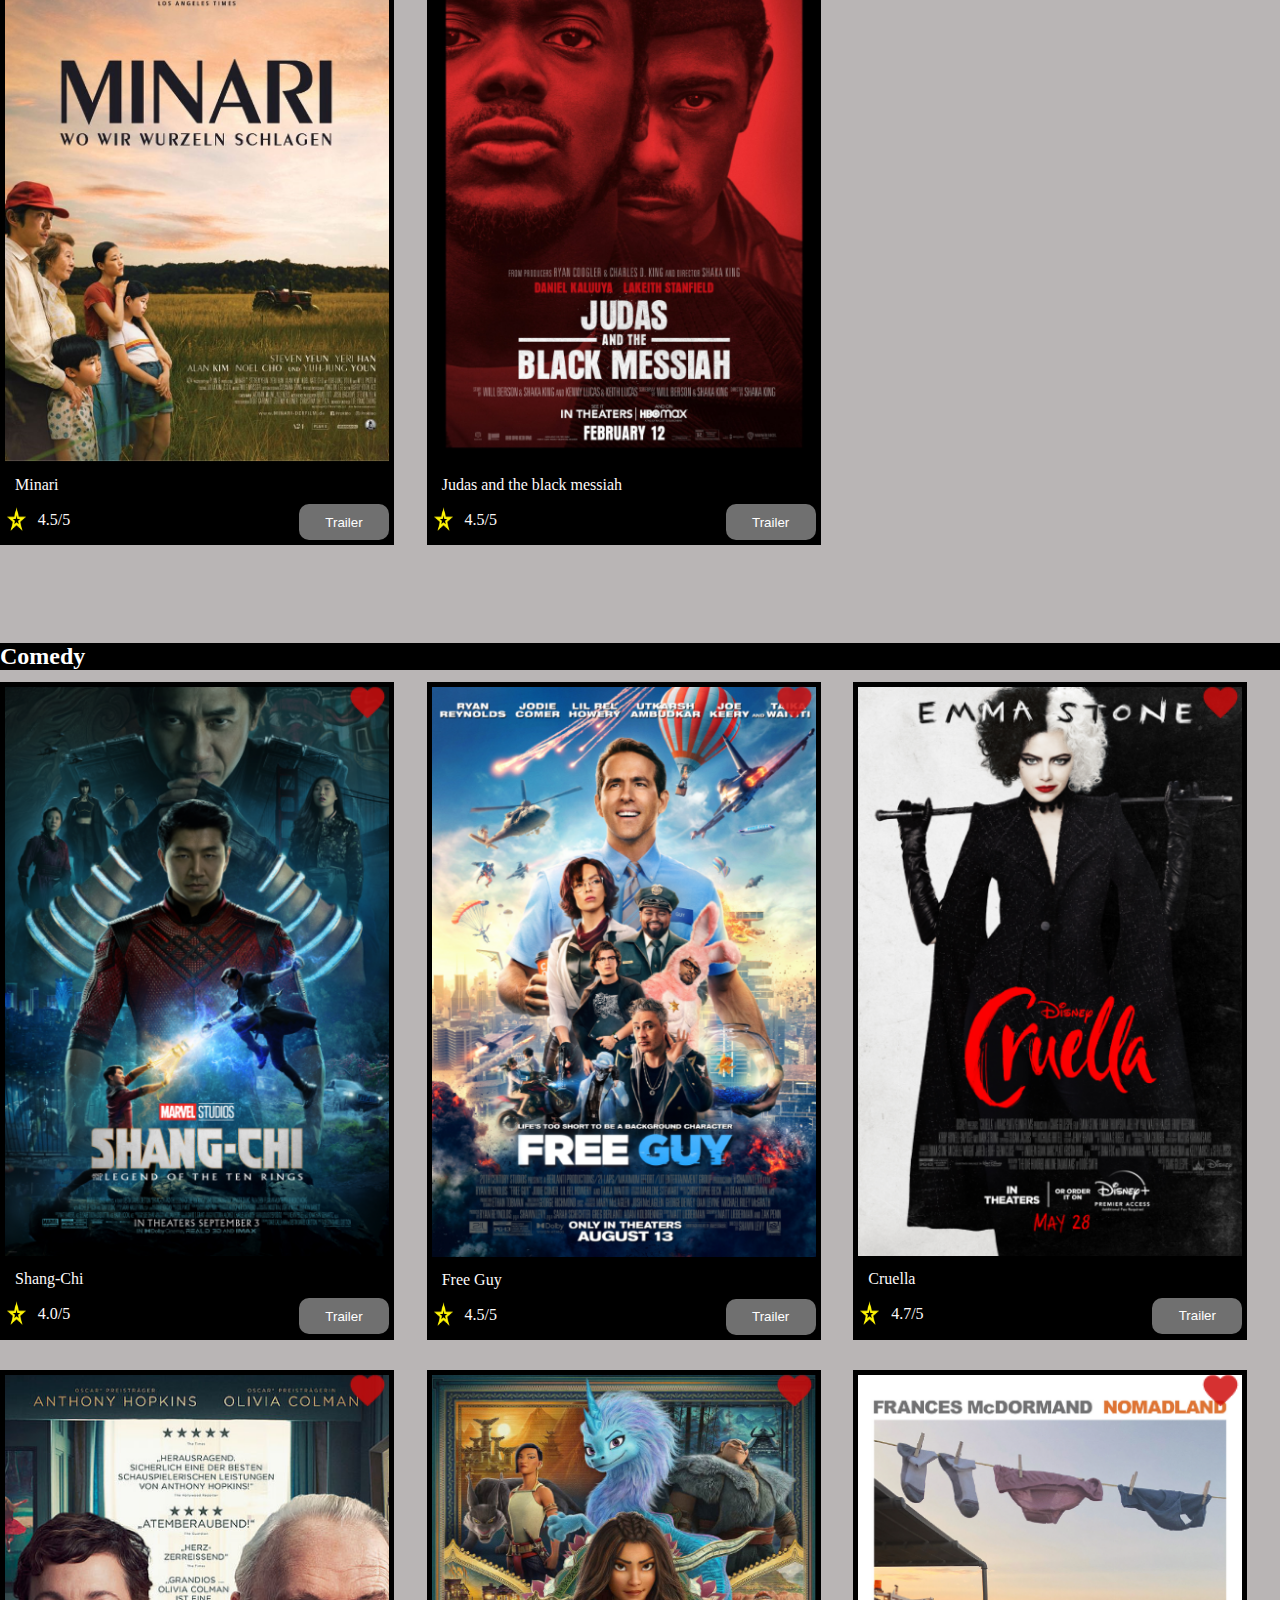
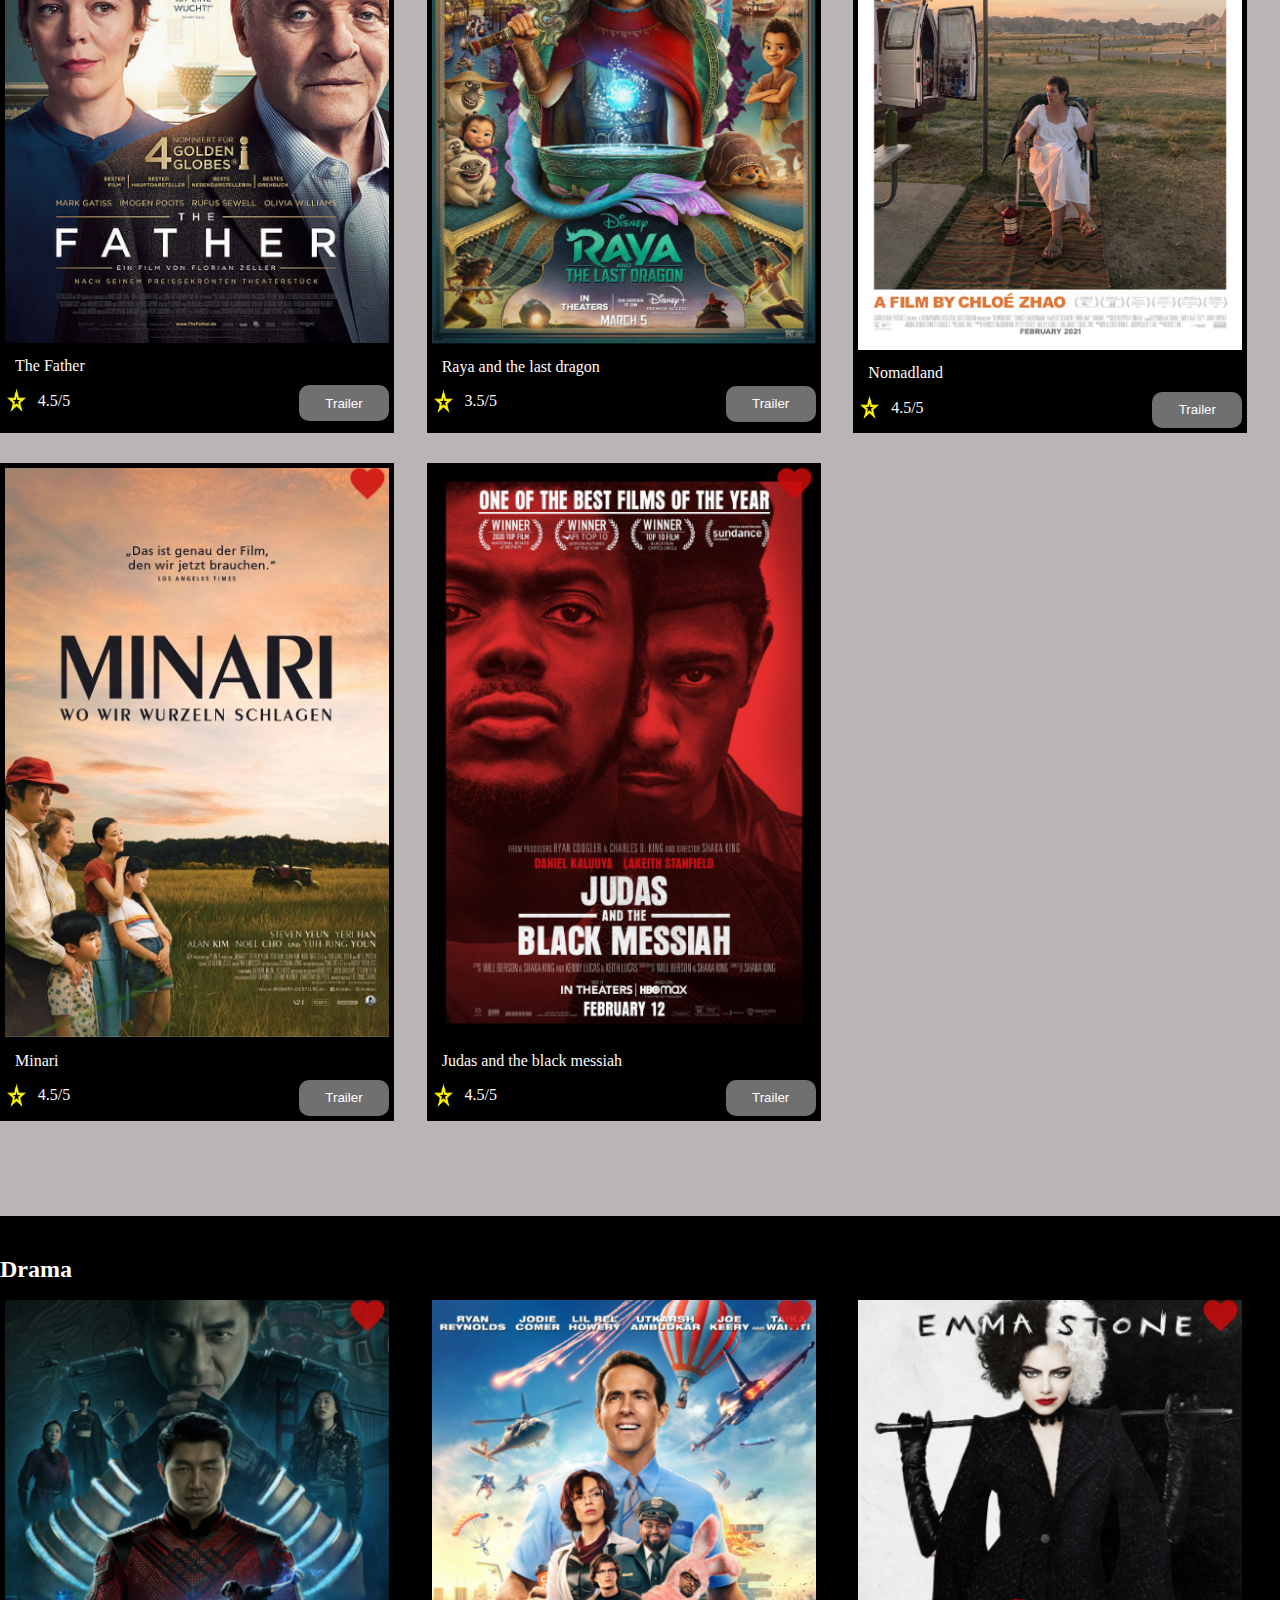
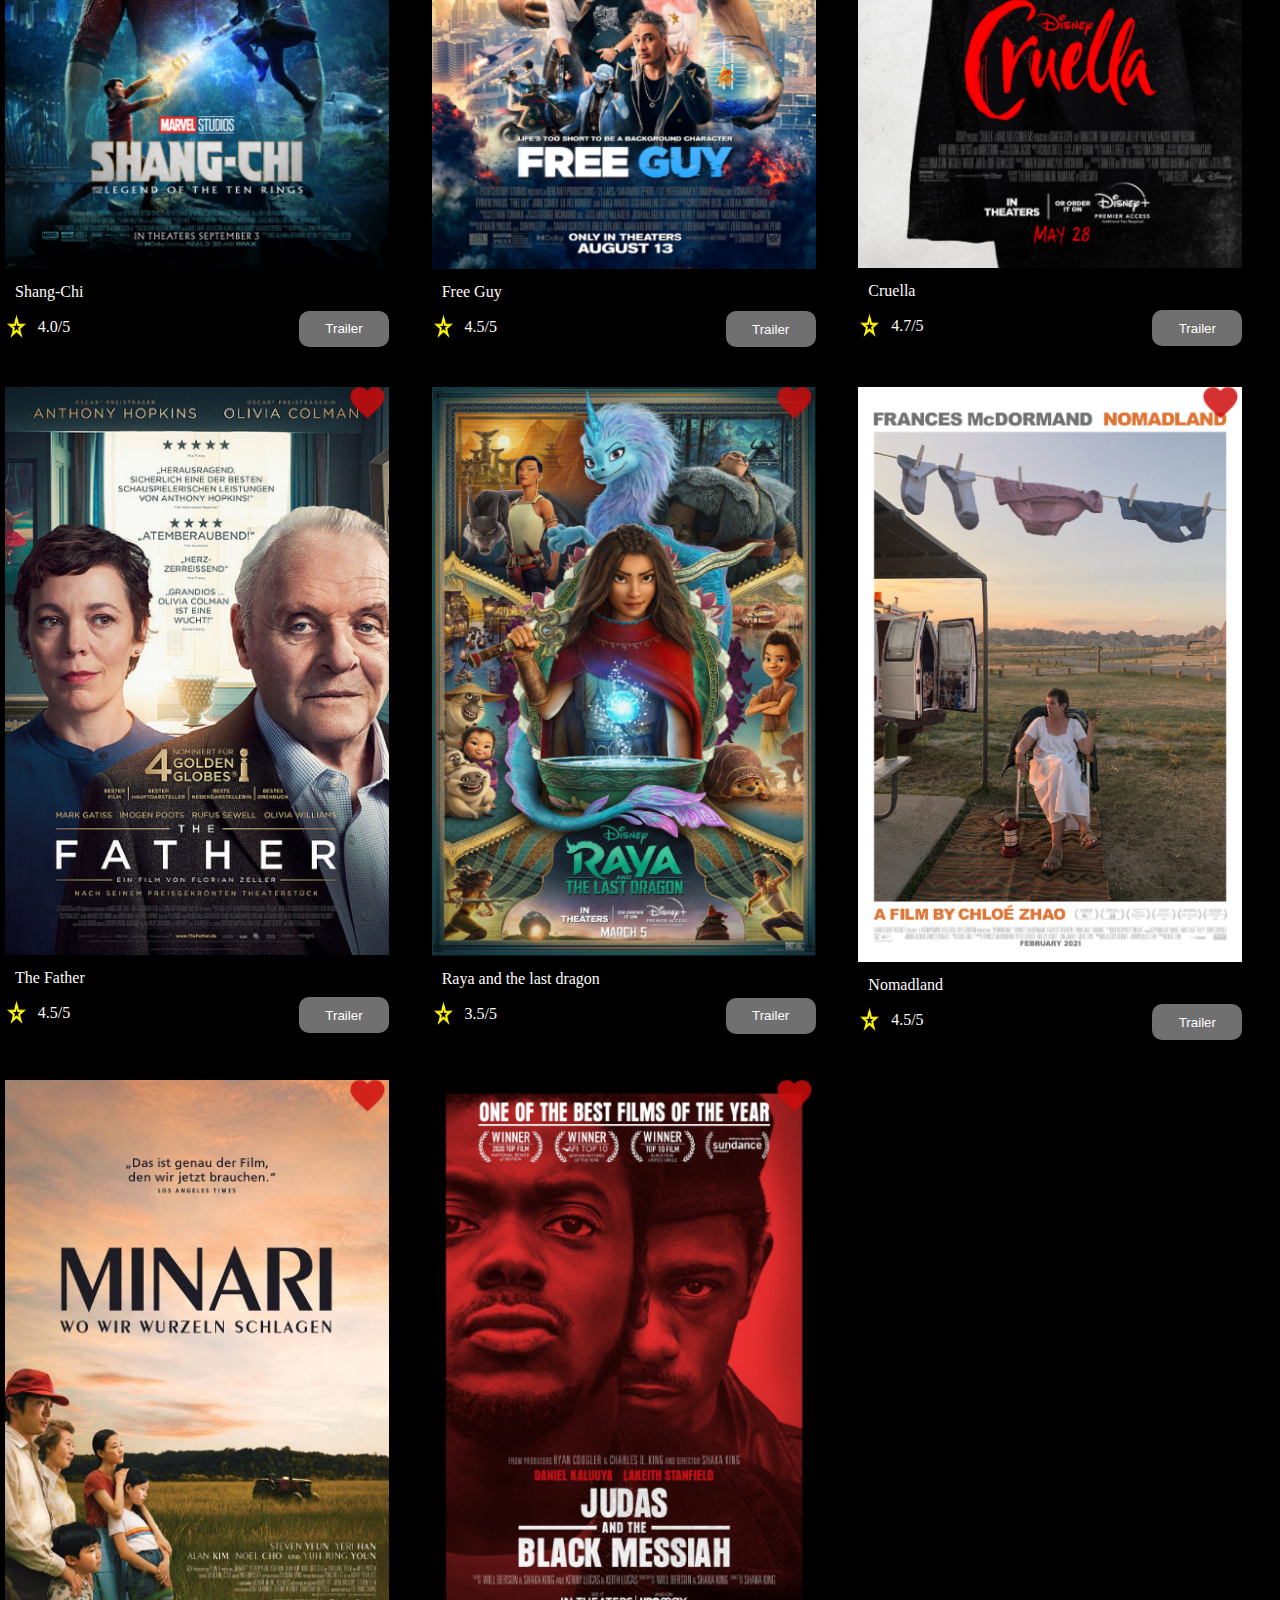
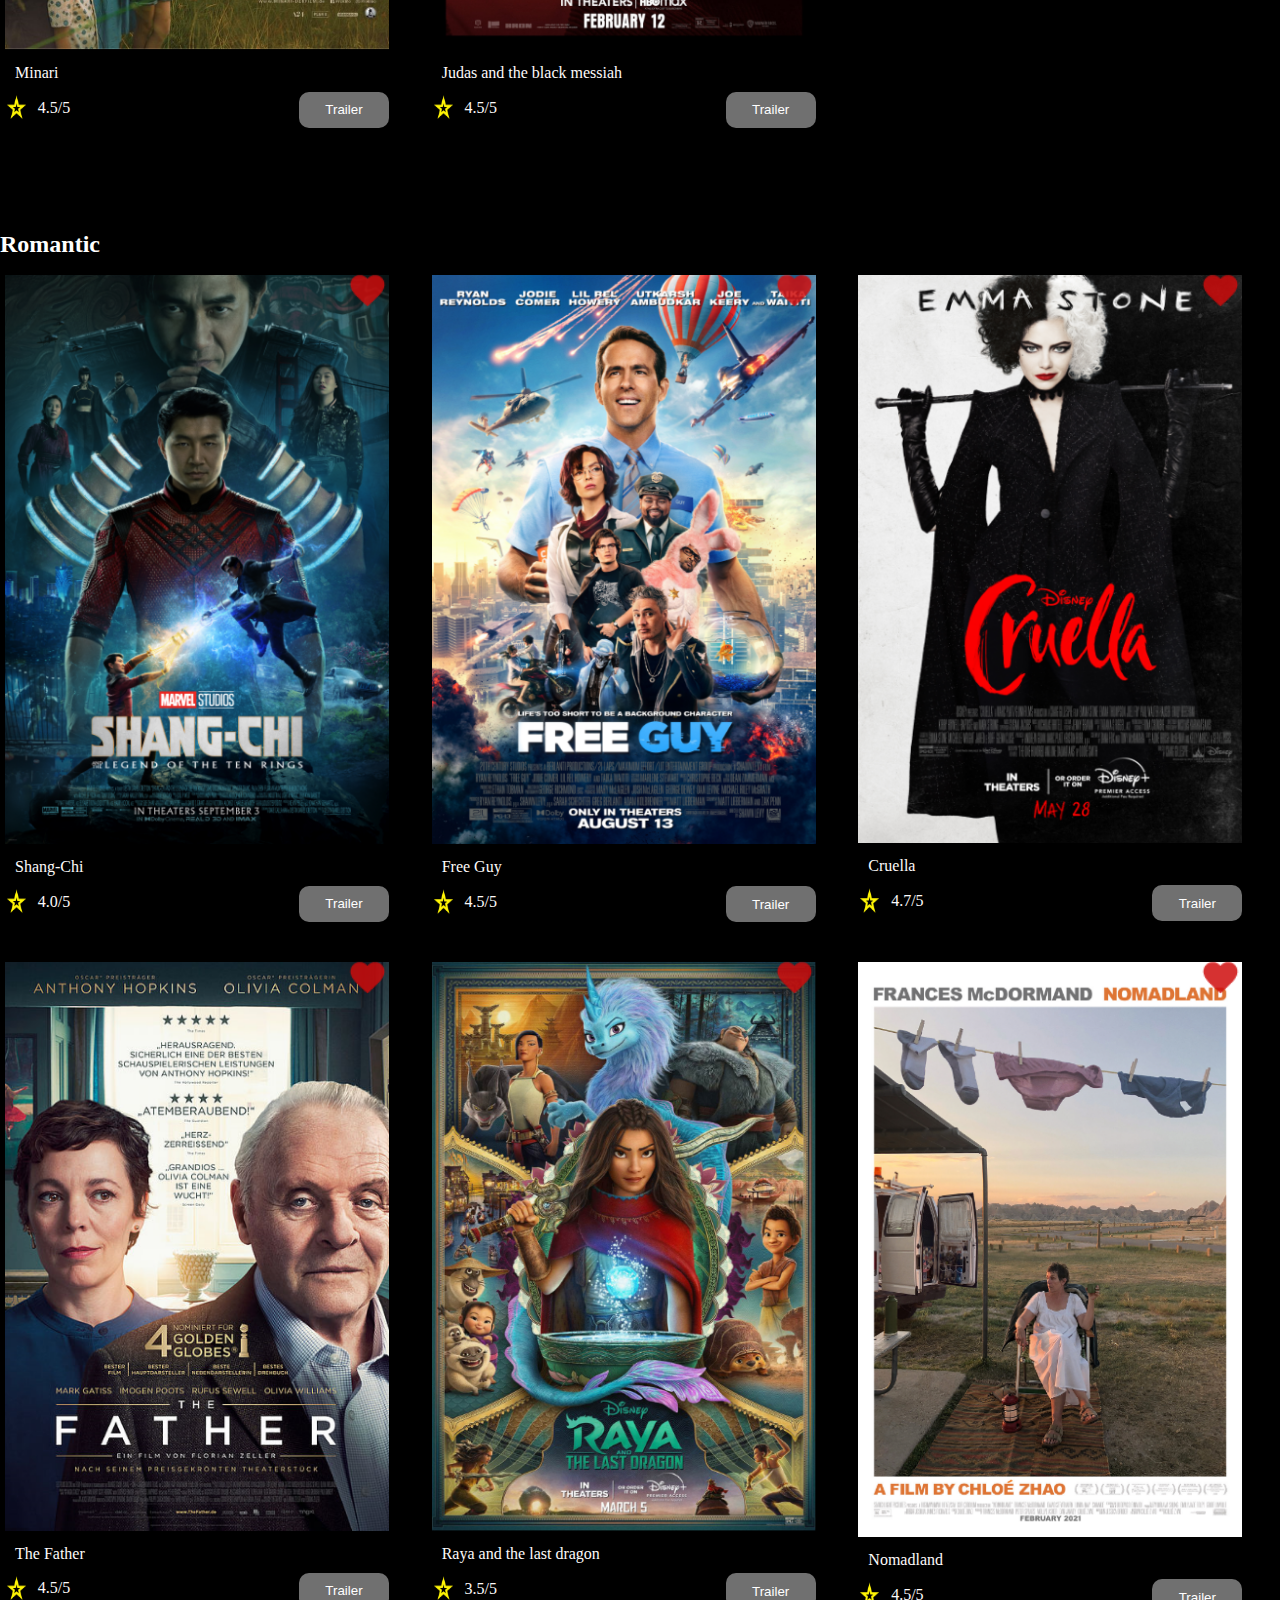
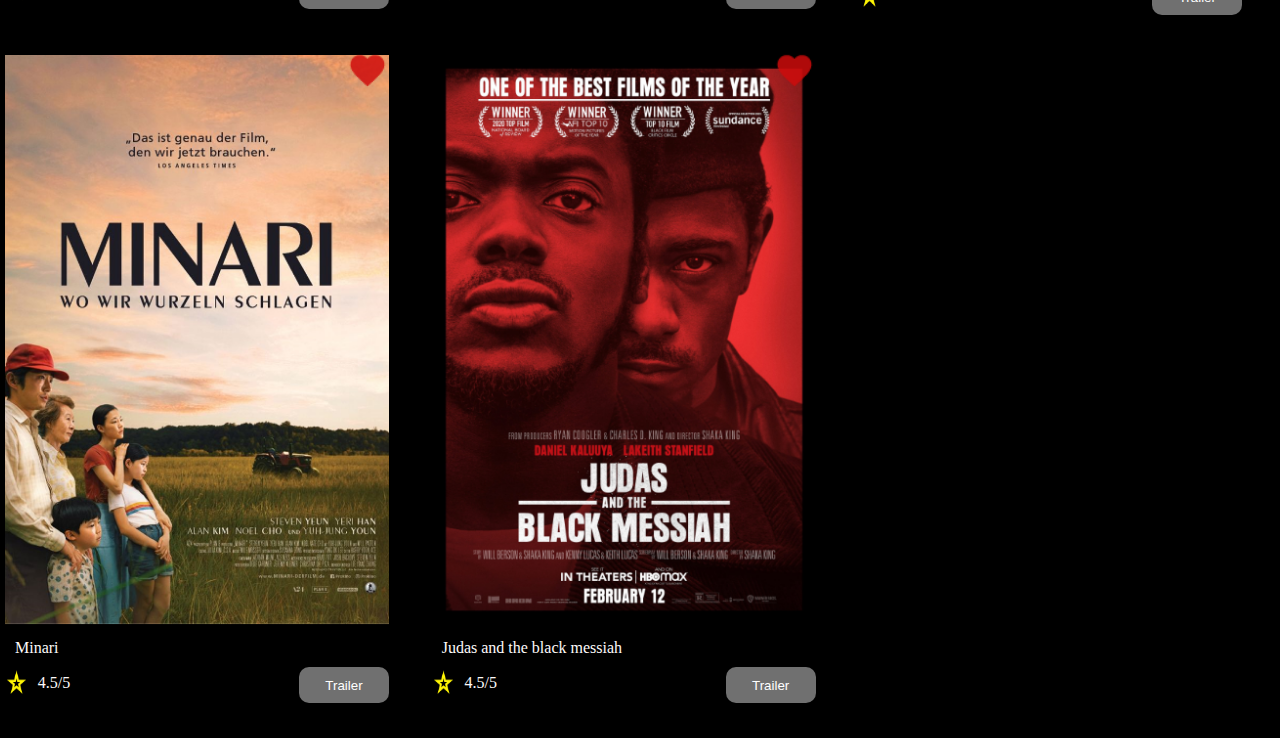
<file: html/popup.html>
<!DOCTYPE html>
<html lang="en">

<head>
    <meta charset="UTF-8">
    <meta http-equiv="X-UA-Compatible" content="IE=edge">
    <meta name="viewport" content="width=device-width, initial-scale=1.0">
    <link rel="stylesheet" href="style.css">
    <title>Popup</title>
</head>

<body>
    <section class="popup">
        <div class="popup-inner">
            <img class="cancelImage" src="./images/cancelImage.png" alt="">
            <img class="popupImage" src="./images/popupimage.png" alt="">
        </div>
        </div>
    </section>
    <header class='Categories'>
        <nav>
            <div class="header">
                <img class='Logo' src="./images/Logo.png" alt="Logo">
                <input class='searchBar' type="text">
                <img class='search-icon' src="/images/search-icon.png" alt="search-icon">

                <button class="category">Categories</button>
                <img class='favorites-logo' src="./images/favorites-logo.png" alt="favorites-logo">
            </div>
        </nav>
    </header>
    <section class="gradient">
        <h2 class='new'>Action</h2>
        <div class="images">
            <ul class=“menu”>
                <li class="option">
                    <img class="images-size" src="./images/movie1.png" alt="“”" />
                    <p class="heading">Shang-Chi</p>
                    <img class="heart" src="./images/favorite-heart.png" alt="">

                    <div class="last">
                        <img class="star" src='./images//ratings-star.png' alt="">
                        <p class="rating">4.0/5</p>
                        <button class="btn">Trailer</span></button>
                    </div>
                </li>

                <li class="option">
                    <img class="images-size" src="./images/movie2.png" alt="“”" />
                    <p class="heading">Free Guy</p>
                    <img class="heart" src="./images/favorite-heart.png" alt="">

                    <div class="last">
                        <img class="star" src='./images//ratings-star.png' alt="">
                        <p class="rating">4.5/5</p>
                        <button class="btn">Trailer</span></button>
                    </div>
                </li>

                <li class="option">
                    <img class="images-size" src="./images/movie3.png" alt="“”" />
                    <p class="heading">Cruella</p>
                    <img class="heart" src="./images/favorite-heart.png" alt="">

                    <div class="last">
                        <img class="star" src='./images//ratings-star.png' alt="">
                        <p class="rating">4.7/5</p>
                        <button class="btn">Trailer</span></button>
                    </div>
                </li>


                <li class="option">
                    <img class="images-size" src="./images/movie4.png" alt="“”" />
                    <p class="heading">The Father</p>
                    <img class="heart" src="./images/favorite-heart.png" alt="">

                    <div class="last">
                        <img class="star" src='./images//ratings-star.png' alt="">
                        <p class="rating">4.5/5</p>
                        <button class="btn">Trailer</span></button>
                    </div>
                </li>

                <li class="option">
                    <img class="images-size" src="./images/movie5.png" alt="“”" />
                    <p class="heading">Raya and the last dragon</p>
                    <img class="heart" src="./images/favorite-heart.png" alt="">

                    <div class="last">
                        <img class="star" src='./images//ratings-star.png' alt="">
                        <p class="rating">3.5/5</p>
                        <button class="btn">Trailer</span></button>
                    </div>
                </li>

                <li class="option">
                    <img class="images-size" src="./images/movie6.png" alt="“”" />
                    <p class="heading">Nomadland</p>
                    <img class="heart" src="./images/favorite-heart.png" alt="">

                    <div class="last">
                        <img class="star" src='./images//ratings-star.png' alt="">
                        <p class="rating">4.5/5</p>
                        <button class="btn">Trailer</span></button>
                    </div>
                </li>

                <li class="option">
                    <img class="images-size" src="./images/movie7.png" alt="“”" />
                    <p class="heading">Minari</p>
                    <img class="heart" src="./images/favorite-heart.png" alt="">

                    <div class="last">
                        <img class="star" src='./images//ratings-star.png' alt="">
                        <p class="rating">4.5/5</p>
                        <button class="btn">Trailer</span></button>
                    </div>
                </li>
                <li class="option">
                    <img class="images-size" src="./images/movie8.png" alt="“”" />
                    <p class="heading">Judas and the black messiah</p>
                    <img class="heart" src="./images/favorite-heart.png" alt="">

                    <div class="last">
                        <img class="star" src='./images//ratings-star.png' alt="">
                        <p class="rating">4.5/5</p>
                        <button class="btn">Trailer</span></button>
                    </div>
                </li>
            </ul>
        </div>
        <div>



            <h2 class='new'>Comedy</h2>
            <div class="images">
                <ul class=“menu”>
                    <li class="option">
                        <img class="images-size" src="./images/movie1.png" alt="“”" />
                        <p class="heading">Shang-Chi</p>
                        <img class="heart" src="./images/favorite-heart.png" alt="">

                        <div class="last">
                            <img class="star" src='./images//ratings-star.png' alt="">
                            <p class="rating">4.0/5</p>
                            <button class="btn">Trailer</span></button>
                        </div>
                    </li>

                    <li class="option">
                        <img class="images-size" src="./images/movie2.png" alt="“”" />
                        <p class="heading">Free Guy</p>
                        <img class="heart" src="./images/favorite-heart.png" alt="">

                        <div class="last">
                            <img class="star" src='./images//ratings-star.png' alt="">
                            <p class="rating">4.5/5</p>
                            <button class="btn">Trailer</span></button>
                        </div>
                    </li>

                    <li class="option">
                        <img class="images-size" src="./images/movie3.png" alt="“”" />
                        <p class="heading">Cruella</p>
                        <img class="heart" src="./images/favorite-heart.png" alt="">

                        <div class="last">
                            <img class="star" src='./images//ratings-star.png' alt="">
                            <p class="rating">4.7/5</p>
                            <button class="btn">Trailer</span></button>
                        </div>
                    </li>


                    <li class="option">
                        <img class="images-size" src="./images/movie4.png" alt="“”" />
                        <p class="heading">The Father</p>
                        <img class="heart" src="./images/favorite-heart.png" alt="">

                        <div class="last">
                            <img class="star" src='./images//ratings-star.png' alt="">
                            <p class="rating">4.5/5</p>
                            <button class="btn">Trailer</span></button>
                        </div>
                    </li>

                    <li class="option">
                        <img class="images-size" src="./images/movie5.png" alt="“”" />
                        <p class="heading">Raya and the last dragon</p>
                        <img class="heart" src="./images/favorite-heart.png" alt="">

                        <div class="last">
                            <img class="star" src='./images//ratings-star.png' alt="">
                            <p class="rating">3.5/5</p>
                            <button class="btn">Trailer</span></button>
                        </div>
                    </li>

                    <li class="option">
                        <img class="images-size" src="./images/movie6.png" alt="“”" />
                        <p class="heading">Nomadland</p>
                        <img class="heart" src="./images/favorite-heart.png" alt="">

                        <div class="last">
                            <img class="star" src='./images//ratings-star.png' alt="">
                            <p class="rating">4.5/5</p>
                            <button class="btn">Trailer</span></button>
                        </div>
                    </li>

                    <li class="option">
                        <img class="images-size" src="./images/movie7.png" alt="“”" />
                        <p class="heading">Minari</p>
                        <img class="heart" src="./images/favorite-heart.png" alt="">

                        <div class="last">
                            <img class="star" src='./images//ratings-star.png' alt="">
                            <p class="rating">4.5/5</p>
                            <button class="btn">Trailer</span></button>
                        </div>
                    </li>
                    <li class="option">
                        <img class="images-size" src="./images/movie8.png" alt="“”" />
                        <p class="heading">Judas and the black messiah</p>
                        <img class="heart" src="./images/favorite-heart.png" alt="">

                        <div class="last">
                            <img class="star" src='./images//ratings-star.png' alt="">
                            <p class="rating">4.5/5</p>
                            <button class="btn">Trailer</span></button>
                        </div>
                    </li>
                </ul>
            </div>
            <div>


                <h1>Action</h1>
                <div>

                    <h2 class='new'>Drama</h2>
                    <div class="images">
                        <ul class=“menu”>
                            <li class="option">
                                <img class="images-size" src="./images/movie1.png" alt="“”" />
                                <p class="heading">Shang-Chi</p>
                                <img class="heart" src="./images/favorite-heart.png" alt="">

                                <div class="last">
                                    <img class="star" src='./images//ratings-star.png' alt="">
                                    <p class="rating">4.0/5</p>
                                    <button class="btn">Trailer</span></button>
                                </div>
                            </li>

                            <li class="option">
                                <img class="images-size" src="./images/movie2.png" alt="“”" />
                                <p class="heading">Free Guy</p>
                                <img class="heart" src="./images/favorite-heart.png" alt="">

                                <div class="last">
                                    <img class="star" src='./images//ratings-star.png' alt="">
                                    <p class="rating">4.5/5</p>
                                    <button class="btn">Trailer</span></button>
                                </div>
                            </li>

                            <li class="option">
                                <img class="images-size" src="./images/movie3.png" alt="“”" />
                                <p class="heading">Cruella</p>
                                <img class="heart" src="./images/favorite-heart.png" alt="">

                                <div class="last">
                                    <img class="star" src='./images//ratings-star.png' alt="">
                                    <p class="rating">4.7/5</p>
                                    <button class="btn">Trailer</span></button>
                                </div>
                            </li>


                            <li class="option">
                                <img class="images-size" src="./images/movie4.png" alt="“”" />
                                <p class="heading">The Father</p>
                                <img class="heart" src="./images/favorite-heart.png" alt="">

                                <div class="last">
                                    <img class="star" src='./images//ratings-star.png' alt="">
                                    <p class="rating">4.5/5</p>
                                    <button class="btn">Trailer</span></button>
                                </div>
                            </li>

                            <li class="option">
                                <img class="images-size" src="./images/movie5.png" alt="“”" />
                                <p class="heading">Raya and the last dragon</p>
                                <img class="heart" src="./images/favorite-heart.png" alt="">

                                <div class="last">
                                    <img class="star" src='./images//ratings-star.png' alt="">
                                    <p class="rating">3.5/5</p>
                                    <button class="btn">Trailer</span></button>
                                </div>
                            </li>

                            <li class="option">
                                <img class="images-size" src="./images/movie6.png" alt="“”" />
                                <p class="heading">Nomadland</p>
                                <img class="heart" src="./images/favorite-heart.png" alt="">

                                <div class="last">
                                    <img class="star" src='./images//ratings-star.png' alt="">
                                    <p class="rating">4.5/5</p>
                                    <button class="btn">Trailer</span></button>
                                </div>
                            </li>

                            <li class="option">
                                <img class="images-size" src="./images/movie7.png" alt="“”" />
                                <p class="heading">Minari</p>
                                <img class="heart" src="./images/favorite-heart.png" alt="">

                                <div class="last">
                                    <img class="star" src='./images//ratings-star.png' alt="">
                                    <p class="rating">4.5/5</p>
                                    <button class="btn">Trailer</span></button>
                                </div>
                            </li>
                            <li class="option">
                                <img class="images-size" src="./images/movie8.png" alt="“”" />
                                <p class="heading">Judas and the black messiah</p>
                                <img class="heart" src="./images/favorite-heart.png" alt="">

                                <div class="last">
                                    <img class="star" src='./images//ratings-star.png' alt="">
                                    <p class="rating">4.5/5</p>
                                    <button class="btn">Trailer</span></button>
                                </div>
                            </li>
                        </ul>
                    </div>
                    <div>



                        <h2 class='new'>Romantic</h2>
                        <div class="images">
                            <ul class=“menu”>
                                <li class="option">
                                    <img class="images-size" src="./images/movie1.png" alt="“”" />
                                    <p class="heading">Shang-Chi</p>
                                    <img class="heart" src="./images/favorite-heart.png" alt="">

                                    <div class="last">
                                        <img class="star" src='./images//ratings-star.png' alt="">
                                        <p class="rating">4.0/5</p>
                                        <button class="btn">Trailer</span></button>
                                    </div>
                                </li>

                                <li class="option">
                                    <img class="images-size" src="./images/movie2.png" alt="“”" />
                                    <p class="heading">Free Guy</p>
                                    <img class="heart" src="./images/favorite-heart.png" alt="">

                                    <div class="last">
                                        <img class="star" src='./images//ratings-star.png' alt="">
                                        <p class="rating">4.5/5</p>
                                        <button class="btn">Trailer</span></button>
                                    </div>
                                </li>

                                <li class="option">
                                    <img class="images-size" src="./images/movie3.png" alt="“”" />
                                    <p class="heading">Cruella</p>
                                    <img class="heart" src="./images/favorite-heart.png" alt="">

                                    <div class="last">
                                        <img class="star" src='./images//ratings-star.png' alt="">
                                        <p class="rating">4.7/5</p>
                                        <button class="btn">Trailer</span></button>
                                    </div>
                                </li>


                                <li class="option">
                                    <img class="images-size" src="./images/movie4.png" alt="“”" />
                                    <p class="heading">The Father</p>
                                    <img class="heart" src="./images/favorite-heart.png" alt="">

                                    <div class="last">
                                        <img class="star" src='./images//ratings-star.png' alt="">
                                        <p class="rating">4.5/5</p>
                                        <button class="btn">Trailer</span></button>
                                    </div>
                                </li>

                                <li class="option">
                                    <img class="images-size" src="./images/movie5.png" alt="“”" />
                                    <p class="heading">Raya and the last dragon</p>
                                    <img class="heart" src="./images/favorite-heart.png" alt="">

                                    <div class="last">
                                        <img class="star" src='./images//ratings-star.png' alt="">
                                        <p class="rating">3.5/5</p>
                                        <button class="btn">Trailer</span></button>
                                    </div>
                                </li>

                                <li class="option">
                                    <img class="images-size" src="./images/movie6.png" alt="“”" />
                                    <p class="heading">Nomadland</p>
                                    <img class="heart" src="./images/favorite-heart.png" alt="">

                                    <div class="last">
                                        <img class="star" src='./images//ratings-star.png' alt="">
                                        <p class="rating">4.5/5</p>
                                        <button class="btn">Trailer</span></button>
                                    </div>
                                </li>

                                <li class="option">
                                    <img class="images-size" src="./images/movie7.png" alt="“”" />
                                    <p class="heading">Minari</p>
                                    <img class="heart" src="./images/favorite-heart.png" alt="">

                                    <div class="last">
                                        <img class="star" src='./images//ratings-star.png' alt="">
                                        <p class="rating">4.5/5</p>
                                        <button class="btn">Trailer</span></button>
                                    </div>
                                </li>
                                <li class="option">
                                    <img class="images-size" src="./images/movie8.png" alt="“”" />
                                    <p class="heading">Judas and the black messiah</p>
                                    <img class="heart" src="./images/favorite-heart.png" alt="">

                                    <div class="last">
                                        <img class="star" src='./images//ratings-star.png' alt="">
                                        <p class="rating">4.5/5</p>
                                        <button class="btn">Trailer</span></button>
                                    </div>
                                </li>
                            </ul>
                        </div>
                        <div>

    </section>
</body>

</html>
</file>
<file: html/style.css>
* {
  background-color: black;
  margin: 0;
  padding: 0;
}
.header {
  width: 100%;
  background-color: rgba(0, 0, 0, 0.5);
  height: 61px;
  position: absolute;
}
img.dots {
  display: none;
}
@media screen and (max-width: 500px) {
  img.dots {
    display: block;
    background-color: rgba(0, 0, 0, 0.2);
    width: 8%;
    position: absolute;
    top: 9%;
  }
}
.searchBar {
  width: 100px;
}
input.searchBar {
  position: absolute;
  top: 5px;
  left: 20%;
  width: 26%;
  padding: 10px;
  color: white;
  font-size: 15px;
  background-color: rgba(0, 0, 0, 0.1);
  border: 1px solid white;
  border-radius: 20px;
}
@media screen and (max-width: 500px) {
  input.searchBar {
    display: none;
  }
}
img.search-icon {
  position: absolute;
  left: 44%;
  width: 30px;
  background-color: rgba(0, 0, 0, 0.1);
  top: 10px;
}

@media screen and (max-width: 500px) {
  img.search-icon {
    position: absolute;
    left: 90%;
  }
}

img.Logo {
  width: 130px;
  position: absolute;
  top: 0;
  background-color: rgba(0, 0, 0, 0.1);
}
@media screen and (max-width: 850px) {
  img.Logo {
    width: 95px;
  }
}

@media screen and (max-width: 500px) {
  img.Logo {
    left: 33%;
  }
}

img.background-image {
  width: 100%;
}
@media screen and (max-width: 500px) {
  img.background-image {
    display: none;
  }
}
img.mobile-background {
  display: none;
}
@media screen and (max-width: 1024px) {
  img.mobile-background {
    display: none;
  }
}
@media screen and (max-width: 500px) {
  img.mobile-background {
    display: block;
    width: 100%;
    margin: 0;
    padding: 0;
  }
}

button.dropbtn {
  position: absolute;
  top: 0;
  right: 220px;
}

img.favorites-logo {
  position: absolute;
  top: 0;
  right: 36px;
  padding: 5px;
  background-color: rgba(0, 0, 0, 0.1);
}
@media screen and (max-width: 850px) {
  img.favorites-logo {
    top: 6px;
    right: 36px;
    width: 110px;
  }
}
@media screen and (max-width: 500px) {
  img.favorites-logo {
    display: none;
  }
}
button.category {
  position: absolute;
  right: 1;
  right: 232px;
  padding: 10px;
  font-size: 22px;
  color: white;
  background-color: rgba(0, 0, 0, 0.1);
  border: 0;
}
@media screen and (max-width: 850px) {
  button.category {
    right: 155px;
    padding: 10px;
    font-size: 16px;
    top: 4px;
  }
}
@media screen and (max-width: 500px) {
  button.category {
    display: none;
  }
}

p.James-bond {
  color: white;
  position: relative;
  bottom: 210px;
  background-color: rgba(0, 0, 0, 0.1);
  margin: 30px;
}
@media screen and (max-width: 850px) {
  p.James-bond {
    bottom: 185px;
  }
}
@media screen and (max-width: 500px) {
  p.James-bond {
    font-size: 23px;
    margin: 0;
    padding-top: 105px;
    font-family: fangsong;
  }
}
img.Watch-trailer {
  display: flex;
  position: relative;
  bottom: 146px;
  left: 30px;
  padding: 1px 10px;
  border-radius: 40px;
  width: 150px;
}
@media screen and (max-width: 850px) {
  img.Watch-trailer {
    bottom: 135px;
    left: 40px;
    width: 105px;
  }
}
@media screen and (max-width: 500px) {
  img.Watch-trailer {
    bottom: 110px;
    left: 105px;
    width: 160px;
  }
}
p.date {
  position: relative;
  bottom: 185px;
  background-color: rgba(0, 0, 0, 0.01);
  color: white;
  margin: 0px 210px;
}
@media screen and (max-width: 850px) {
  p.date {
    bottom: 170px;
  }
}
@media screen and (max-width: 600px) {
  p.date {
    bottom: 100px;
    margin: 0 150px;
  }
  li.option {
    position: relative;
    padding: 5px;
    width: 100%;
    margin-bottom: 30px;
  }
}
h2.new {
  color: white;
  position: relative;
  top: 68px;
}
.images {
  margin-top: 80px;
}
img.footerLogo {
  width: 120px;
}
img.images-size {
  width: 100%;
}
li.option {
  position: relative;
  padding: 5px;
  width: 90%;
  margin-bottom: 30px;
}

img.heart {
  width: 42px;
  background-color: rgba(0, 0, 0, 0);
  position: absolute;
  top: 0px;
  right: 5px;
}
img.star {
  width: 6%;
  height: 78%;
  position: relative;
  top: 1px;
}
@media screen and (max-width: 600px) {
  img.star {
    width: 10%;
    z-index: 1;
    right: 3%;
  }
}
p.rating {
  position: absolute;
  right: 83%;
  top: 19%;
}
@media screen and (max-width: 600px) {
  p.rating {
    position: absolute;
    right: 73%;
    top: 19%;
  }
}

.images ul {
  display: grid;
  grid-template-columns: repeat(4, 1fr);
  list-style: none;
  color: #fdfafa;
  margin-top: 40px;
  padding: 0;
}
@media screen and (max-width: 1400px) {
  .images ul {
    display: grid;
    grid-template-columns: repeat(3, 1fr);
    list-style: none;
    color: #fdfafa;
    margin: auto;
    padding: 0;
    margin-top: 70px;
  }
}
@media screen and (max-width: 1000px) {
  .images ul {
    display: grid;
    grid-template-columns: repeat(2, 1fr);
    list-style: none;
    color: #fdfafa;
    margin: auto;
    padding: 0;
    margin-top: 70px;
  }
}

@media screen and (max-width: 600px) {
  .images ul {
    display: grid;
    grid-template-columns: repeat(1, 1fr);
    list-style: none;
    color: #fdfafa;
    margin: auto;
    padding: 0;
    width: 55%;
    margin-top: 75px;
  }
}
.last {
  width: 100%;
  height: 36px;
  display: flex;
  position: relative;
  justify-content: space-between;
  margin: 0;
}
p.heading {
  margin: 10px;
}
.images .last .btn {
  background-color: #707070;
  color: #ffffff;
  width: 90px;
  border: 0;
  border-radius: 3 px;
  padding: 10px 24px;
  height: 36px;
  border-radius: 10px;
}
@media only screen and (max-width: 500px) {
  .images .last .btn {
    width: 70px;
    border: 0;
    padding: 0% 2%;
    height: 4vh;
  }
}

section.popup {
  top: 0;
  background-color: rgb(217 213 213 / 85%);

  display: flex;
  justify-content: center;
  align-items: center;
  width: 100%;
  position: absolute;
  height: 345vw;
}
img.popupImage {
  width: 80%;
  position: absolute;
  left: 0;
  margin: 0 10%;
  top: 0%;
  z-index: 1;
}
img.cancelImage {
  width: 49px;
  position: absolute;
  top: 0;
  right: 2vh;
  z-index: 1;
  border-radius: 30px;
}
@media screen and (max-width: 600px) {
  img.popupImage {
    display: none;
  }
}
</file>
